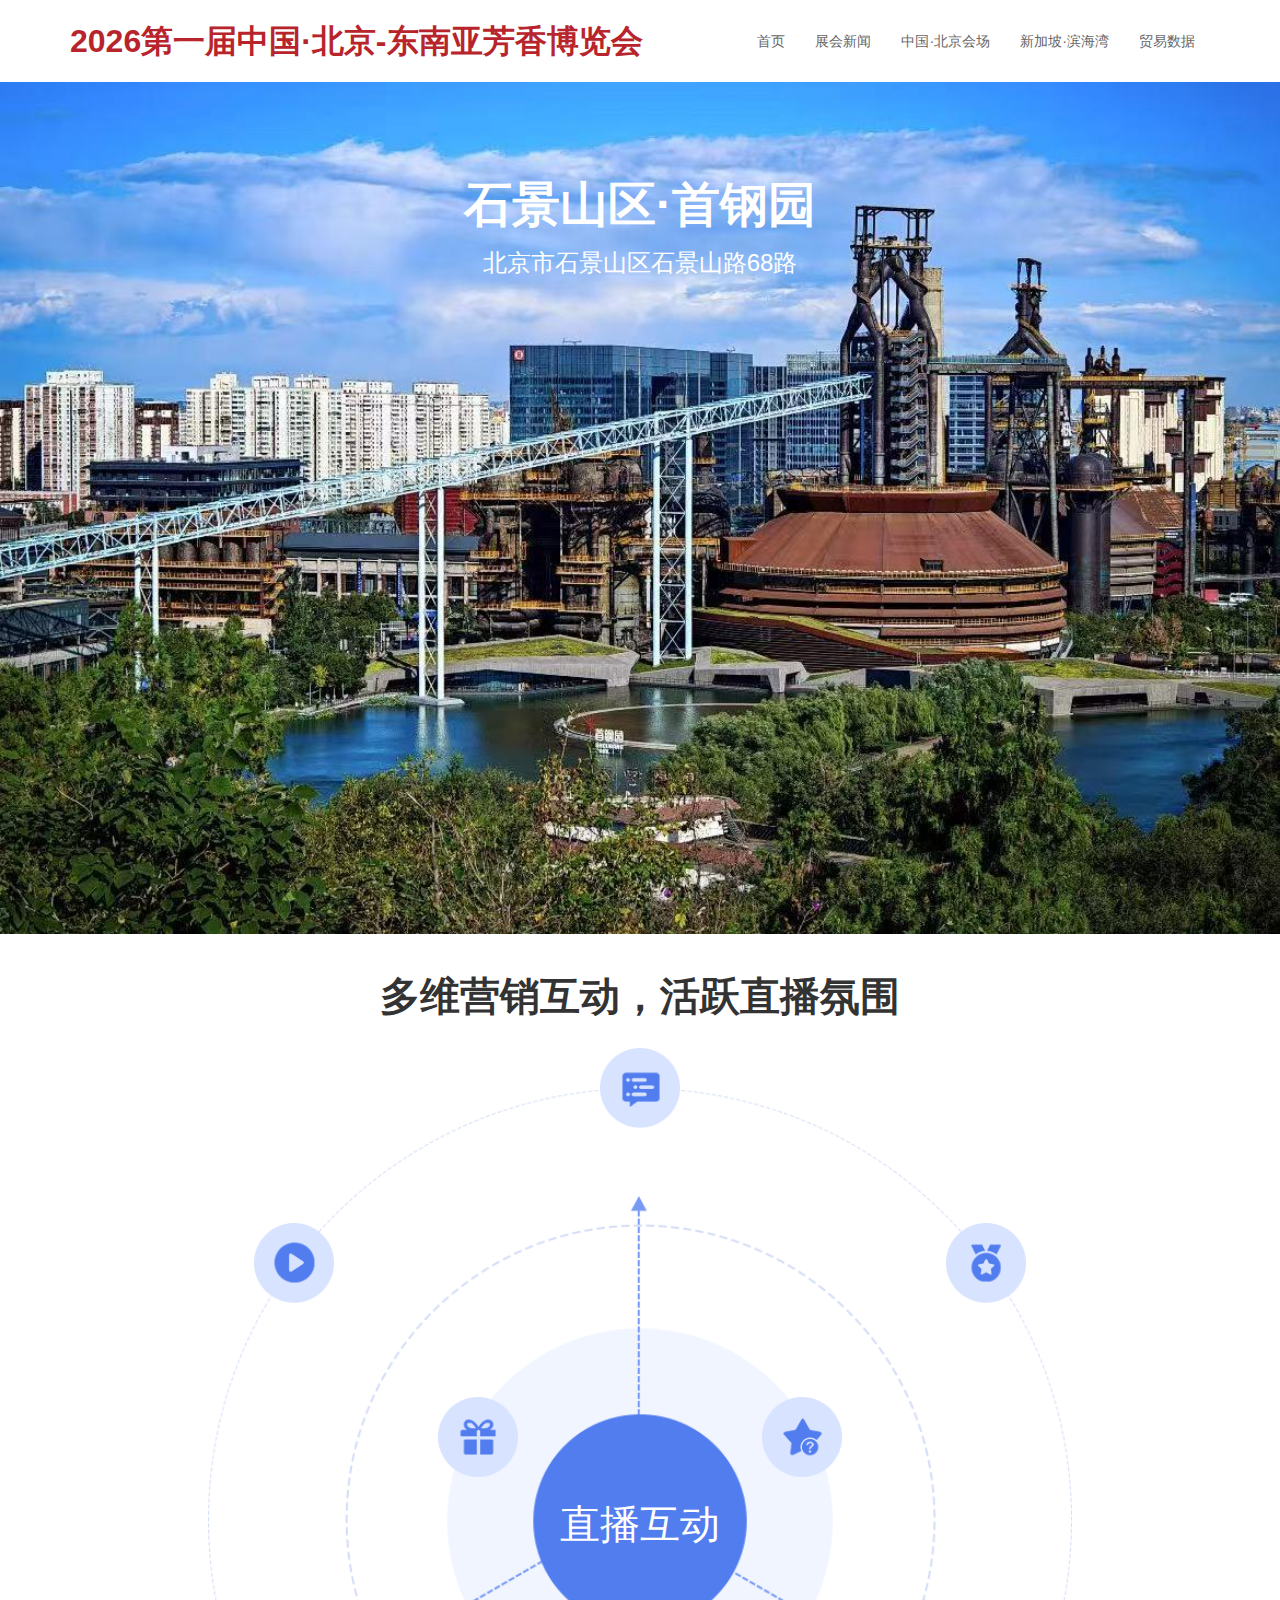
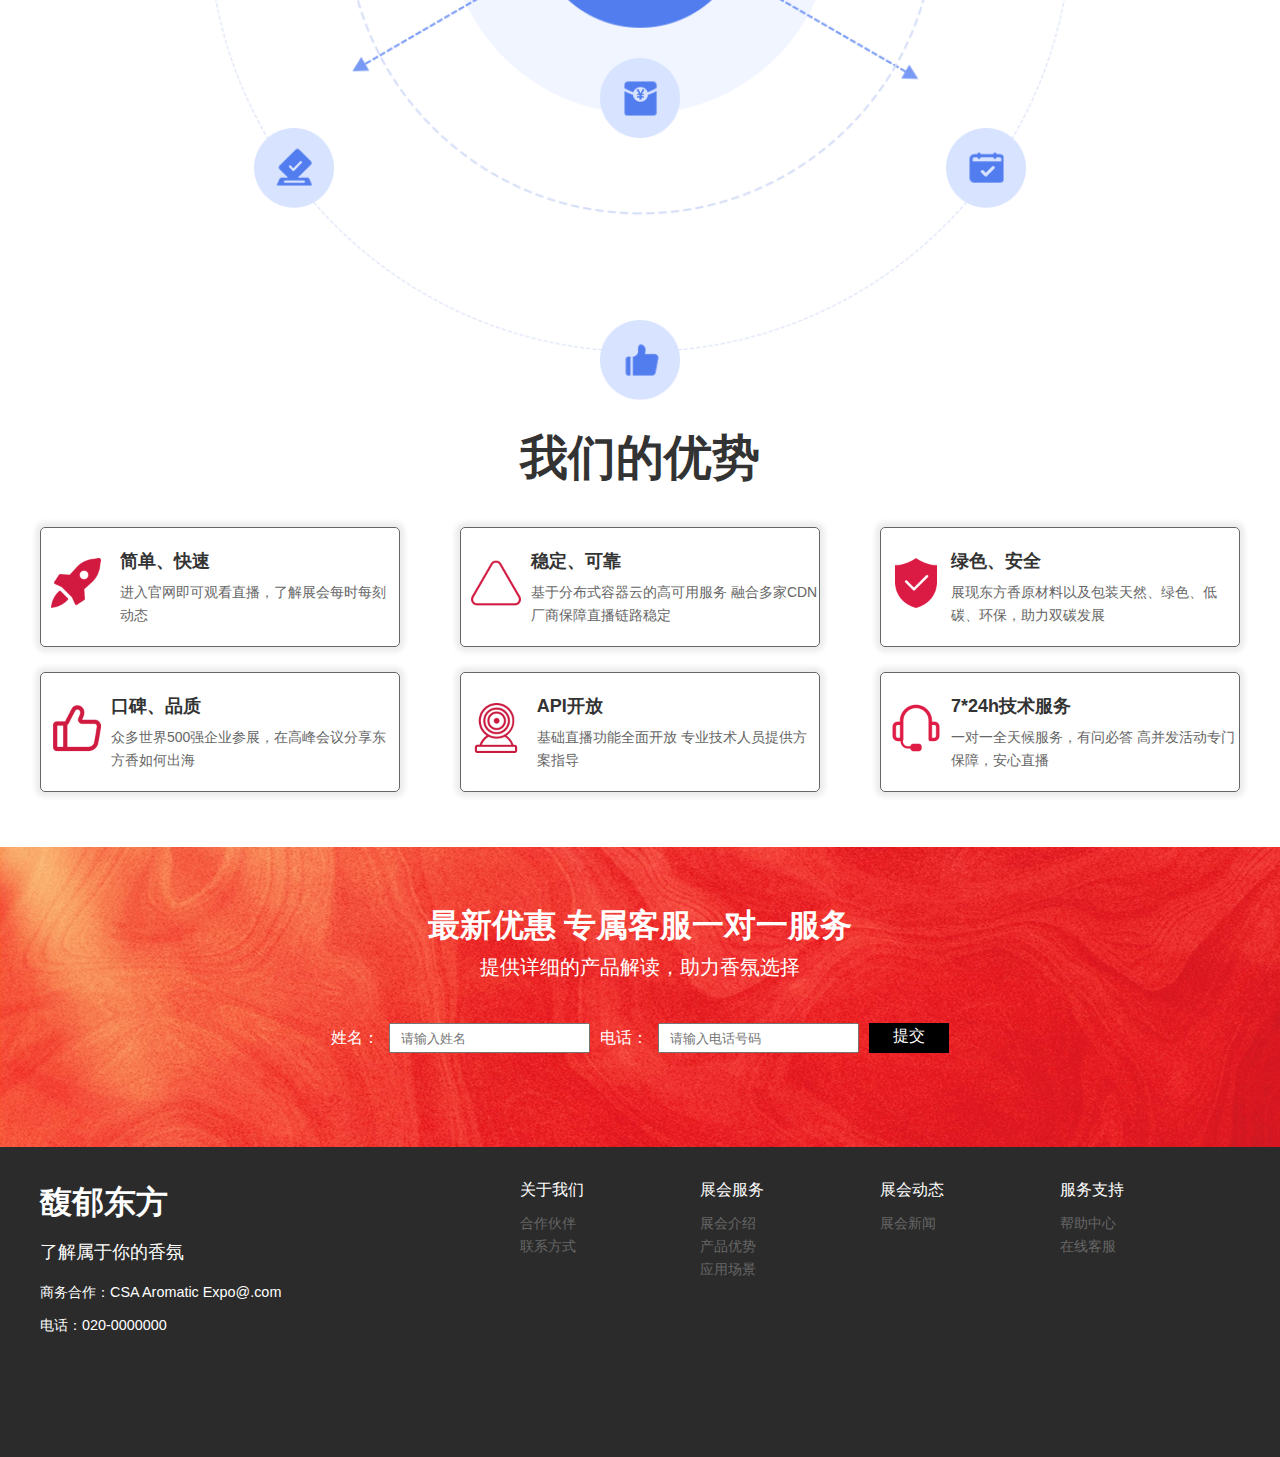
<file: html/china.html>
<!DOCTYPE html>
<html lang="en">
<head>
	<meta charset="UTF-8">
	<meta name="viewport" content="width=device-width, initial-scale=1.0">
	<title>北京石景山</title>
	<link rel="stylesheet" href="../css/common.css">
	<link rel="stylesheet" href="../css/china.css">
</head>
<body>
	<div class="container">
		<nav>
			<h1>2026第一届中国·北京-东南亚芳香博览会</h1>
			<ul>
				<li><a href="../index.html">首页</a></li>
				<li><a href="./new.html">展会新闻</a></li>
				<li><a href="./china.html">中国·北京会场</a></li>
				<li><a href="./Singapore.html">新加坡·滨海湾</a></li>
				<li><a href="./data.html">贸易数据</a></li>
			</ul>
		</nav>
		<div class="img">
			<div>
				<img src="../images/china/石景山区.jpg">
			</div>
			<div class="t">
				<h1>石景山区·首钢园</h1>
				<p>北京市石景山区石景山路68路</p>
			</div>
			
		</div>
		<div class="live">
			<h2>多维营销互动，活跃直播氛围</h2>
			<div class="pic">
				<img src="../images/china/背景.png" alt="">
				<p>直播互动</p>
				<img class="a" src="../images/china/抽奖.png">
				<img class="b" src="../images/china/有奖竞猜.png">
				<img class="c" src="../images/china/红包雨.png">
				<img class="d" src="../images/china/弹幕.png">
				<img class="e" src="../images/china/榜单.png">
				<img class="f" src="../images/china/签到.png">
				<img class="g" src="../images/china/赞.png">
				<img class="h" src="../images/china/投票.png">
				<img class="i" src="../images/china/观看奖励.png">
			</div>
		</div>
		<div class="our">
			<div class="title">
				<h2>我们的优势</h2>
			</div>
			<div class="list">
				<ul>
					<li>
						<div class="left">
							<img src="../images/china/加速.png">
						</div>
						<div class="right">
							<h3>简单、快速</h3>
							<p>进入官网即可观看直播，了解展会每时每刻动态</p>
						</div>
					</li>
					<li>
						<div class="left">
							<img src="../images/china/三角形.png">
						</div>
						<div class="right">
							<h3>稳定、可靠</h3>
							<p>基于分布式容器云的高可用服务 融合多家CDN厂商保障直播链路稳定</p>
						</div>
					</li>
					<li>
						<div class="left">
							<img src="../images/china/盾牌.png">
						</div>
						<div class="right">
							<h3>绿色、安全</h3>
							<p>展现东方香原材料以及包装天然、绿色、低碳、环保，助力双碳发展</p>
						</div>
					</li>
					<li>
						<div class="left">
							<img src="../images/china/点赞.png">
						</div>
						<div class="right">
							<h3>口碑、品质</h3>
							<p>众多世界500强企业参展，在高峰会议分享东方香如何出海</p>
						</div>
					</li>
					<li>
						<div class="left">
							<img src="../images/china/靶向.png">
						</div>
						<div class="right">
							<h3>API开放</h3>
							<p>基础直播功能全面开放 专业技术人员提供方案指导</p>
						</div>
					</li>
					<li>
						<div class="left">
							<img src="../images/china/耳机.png">
						</div>
						<div class="right">
							<h3>7*24h技术服务</h3>
							<p>一对一全天候服务，有问必答 高并发活动专门保障，安心直播</p>
						</div>
					</li>
				</ul>
			</div>
		</div>
		<div class="sub">
			<h2>最新优惠 专属客服一对一服务</h2>
			<p>提供详细的产品解读，助力香氛选择</p>
			<form class="submit">
				姓名：<input type="text" placeholder="请输入姓名">
				电话：<input type="text" placeholder="请输入电话号码">
				<submit>提交</submit>
			</form>
			
		</div>
		<div class="footer">
			<div class="top">
				<div class="left">
					<h4>馥郁东方</h4>
					<span>了解属于你的香氛</span>
					<p>商务合作：CSA Aromatic Expo@.com</p>
					<p>电话：020-0000000</p>
				</div>
				<div class="right">
					<ul>
						<li>
							<a href="#">关于我们</a>
							<p>合作伙伴</p>
							<p>联系方式</p>
						</li>
						<li>
							<a href="#">展会服务</a>
							<p>展会介绍</p>
							<p>产品优势</p>
							<p>应用场景</p>
						</li>
						<li>
							<a href="#">展会动态</a>
							<p>展会新闻</p>
						</li>
						<li>
							<a href="#">服务支持</a>
							<p>帮助中心</p>
							<p>在线客服</p>
						</li>
					</ul>
				</div>
			</div>
		</div>
	</div>

</body>
</html>
</file>
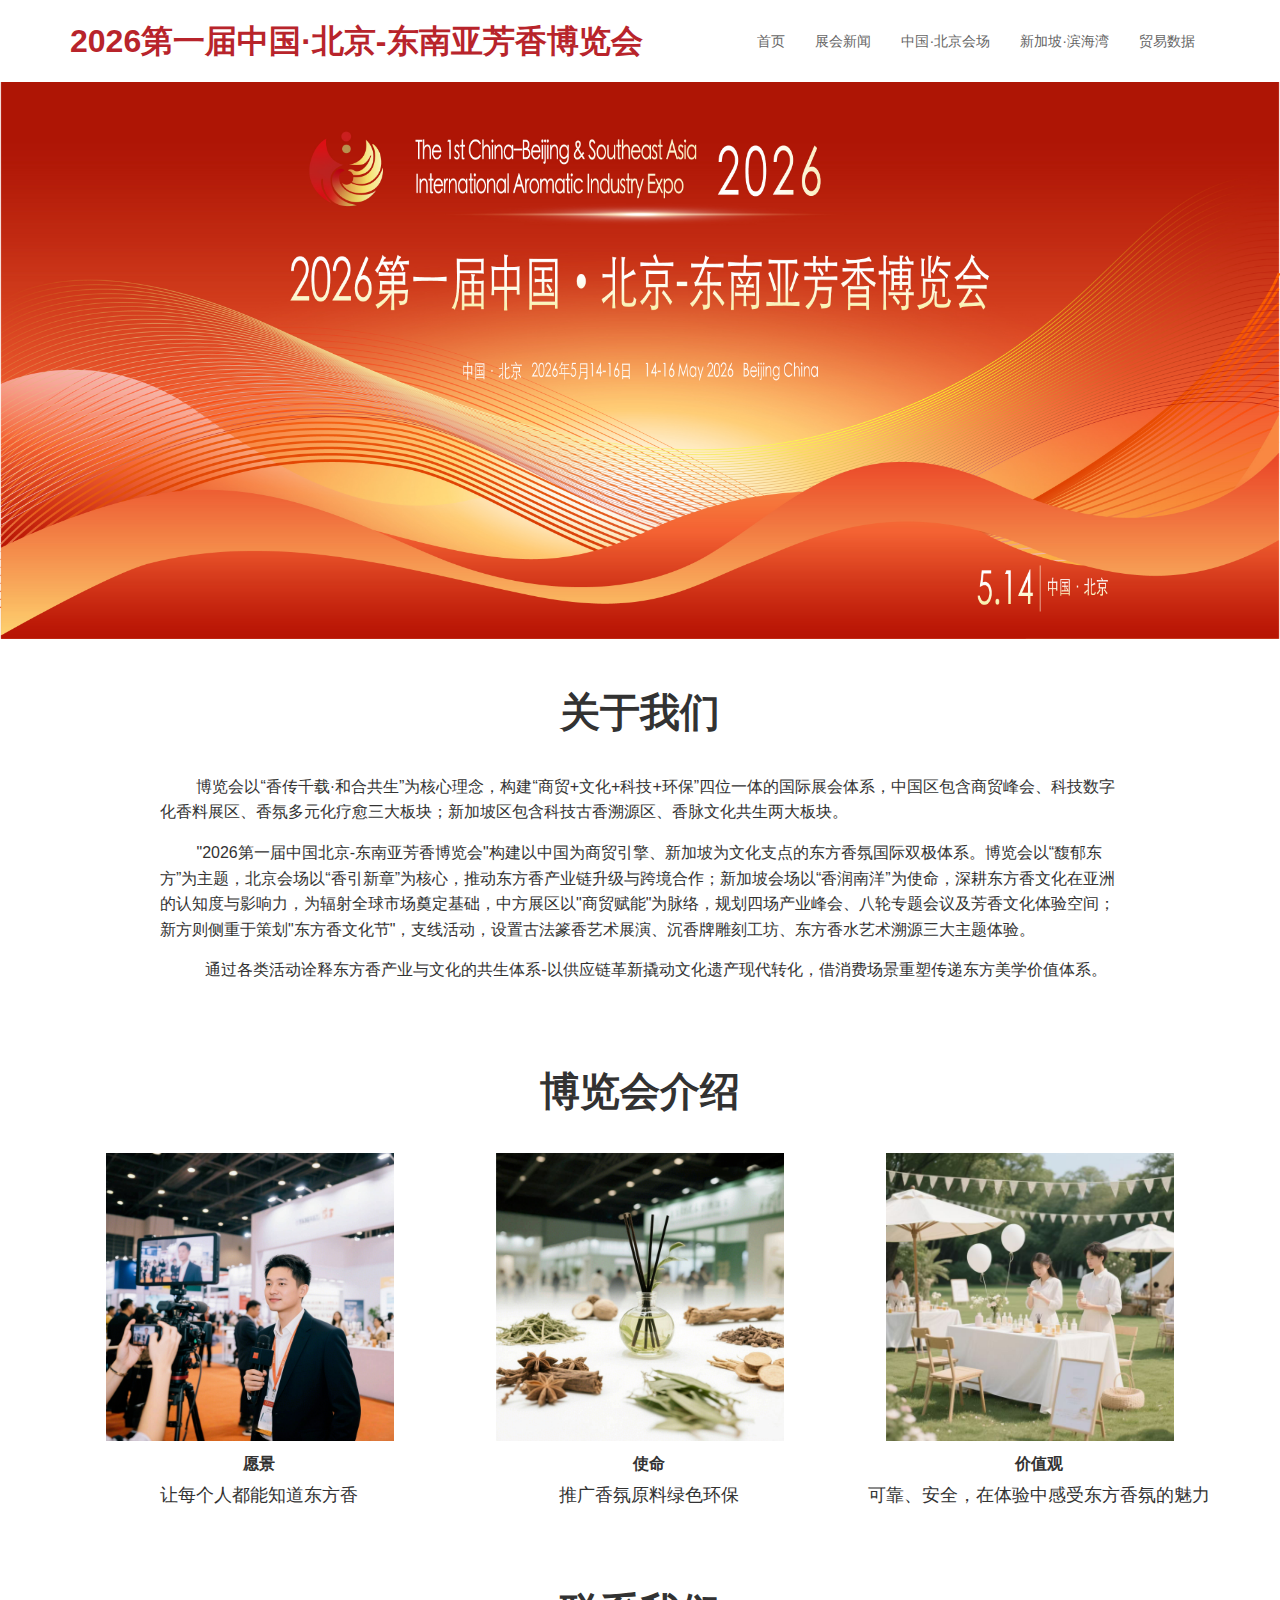
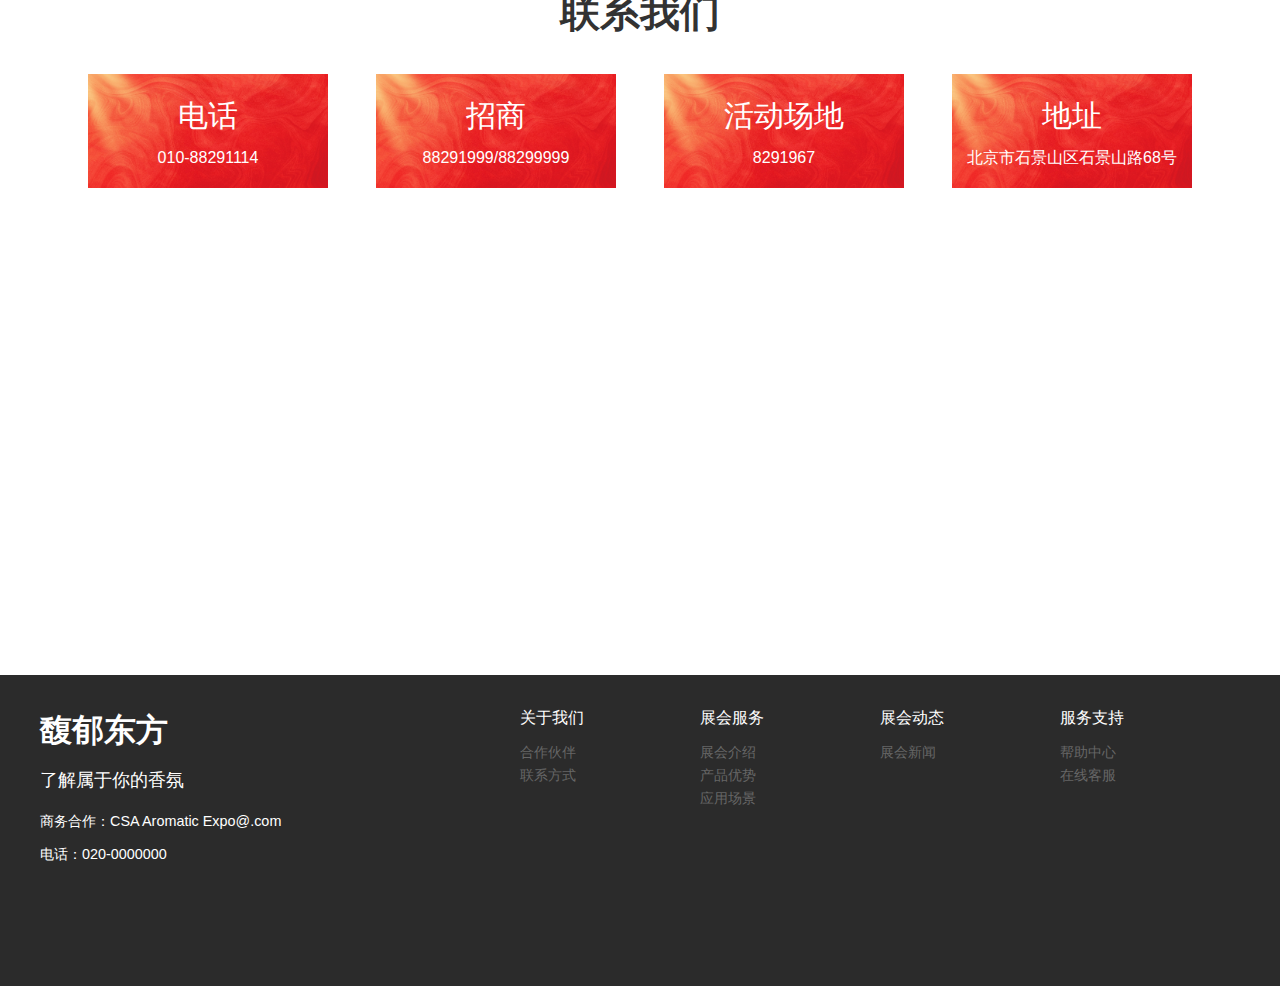
<file: html/data.html>
<!DOCTYPE html>
<html lang="en">
<head>
	<meta charset="UTF-8">
	<meta name="viewport" content="width=device-width, initial-scale=1.0">
	<title>贸易数据</title>
	<link rel="stylesheet" href="../css/common.css">
	<link rel="stylesheet" href="../css/data.css">
</head>
<body>
	<div class="container">
		<nav>
			<h1>2026第一届中国·北京-东南亚芳香博览会</h1>
			<ul>
				<li><a href="../index.html">首页</a></li>
				<li><a href="./new.html">展会新闻</a></li>
				<li><a href="./china.html">中国·北京会场</a></li>
				<li><a href="./Singapore.html">新加坡·滨海湾</a></li>
				<li><a href="./data.html">贸易数据</a></li>
			</ul>
		</nav>
		<div class="img">
			<img src="../images/home/2026第一届中国·北京-东南亚芳香博览会.jpg" alt="2026第一届中国·北京-东南亚芳香博览会">
		</div>
		<div class="about">
			<h2>关于我们</h2>
			<p> 博览会以“香传千载·和合共生”为核心理念，构建“商贸+文化+科技+环保”四位一体的国际展会体系，中国区包含商贸峰会、科技数字化香料展区、香氛多元化疗愈三大板块；新加坡区包含科技古香溯源区、香脉文化共生两大板块。</p>
			<p>  "2026第一届中国北京-东南亚芳香博览会"构建以中国为商贸引擎、新加坡为文化支点的东方香氛国际双极体系。博览会以“馥郁东方”为主题，北京会场以“香引新章”为核心，推动东方香产业链升级与跨境合作；新加坡会场以“香润南洋”为使命，深耕东方香文化在亚洲的认知度与影响力，为辐射全球市场奠定基础，中方展区以"商贸赋能"为脉络，规划四场产业峰会、八轮专题会议及芳香文化体验空间；新方则侧重于策划"东方香文化节"，支线活动，设置古法篆香艺术展演、沉香牌雕刻工坊、东方香水艺术溯源三大主题体验。</p>
			<p>通过各类活动诠释东方香产业与文化的共生体系-以供应链革新撬动文化遗产现代转化，借消费场景重塑传递东方美学价值体系。</p>
		</div>
		<div class="exbition">
			<h2>博览会介绍</h2>
			<ul>
				<li>
					<img src="../images/data/01.jpg">
					<h6>愿景</h6>
					<p>让每个人都能知道东方香</p>
				</li>
				<li>
					<img src="../images/data/03.jpg">
					<h6>使命</h6>
					<p>推广香氛原料绿色环保</p>
				</li>
				<li>
					<img src="../images/data/02.jpg">
					<h6>价值观</h6>
					<p>可靠、安全，在体验中感受东方香氛的魅力</p>
				</li>
			</ul>
		</div>
		<div class="contact">
			<h2>联系我们</h2>
			<div class="list">
				<ul>
					<li>
						<img src="../images/china/背景图.jpg">
						<div>
							<p>电话</p>
							<p>010-88291114</p>
						</div>
						
					</li>
					<li>
						<img src="../images/china/背景图.jpg">
						<div>
							<p>招商</p>
							<p>88291999/88299999</p>
						</div>
						
					</li>
					<li>
						<img src="../images/china/背景图.jpg">
						<div>
							<p>活动场地</p>
							<p>8291967</p>
						</div>
						
					</li>
					<li>
						<img src="../images/china/背景图.jpg">
						<div>
							<p>地址</p>
							<p>北京市石景山区石景山路68号</p>
						</div>
						
					</li>
				</ul>
			</div>
			<div class="map">
				<iframe 
					src="https://map.baidu.com/?newmap=1&lat=39.915&lng=116.404&zoom=15" 
					width="100%" 
					height="400px" 
					frameborder="0">
				</iframe>
			</div>
		</div>
		<div class="footer">
			<div class="top">
				<div class="left">
					<h4>馥郁东方</h4>
					<span>了解属于你的香氛</span>
					<p>商务合作：CSA Aromatic Expo@.com</p>
					<p>电话：020-0000000</p>
				</div>
				<div class="right">
					<ul>
						<li>
							<a href="#">关于我们</a>
							<p>合作伙伴</p>
							<p>联系方式</p>
						</li>
						<li>
							<a href="#">展会服务</a>
							<p>展会介绍</p>
							<p>产品优势</p>
							<p>应用场景</p>
						</li>
						<li>
							<a href="#">展会动态</a>
							<p>展会新闻</p>
						</li>
						<li>
							<a href="#">服务支持</a>
							<p>帮助中心</p>
							<p>在线客服</p>
						</li>
					</ul>
				</div>
			</div>
		</div>
	</div>
</body>
</html>
</file>
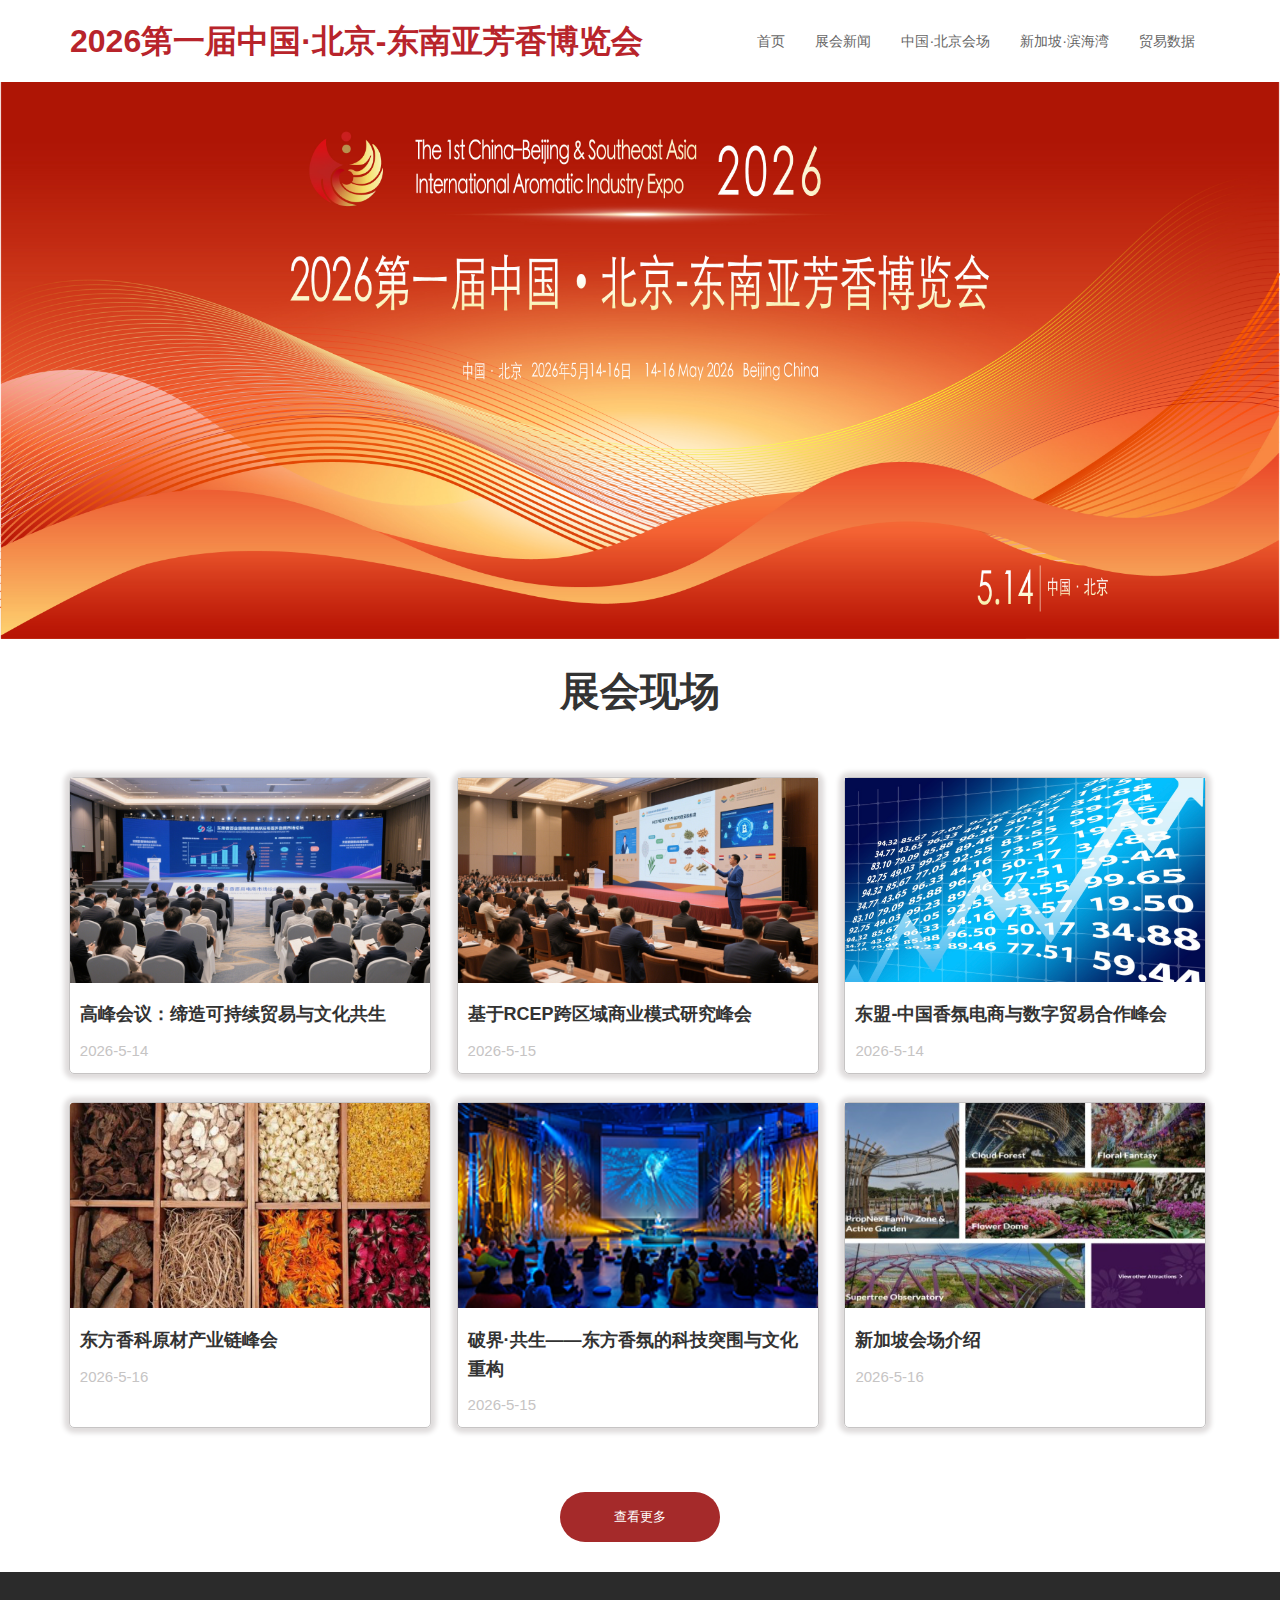
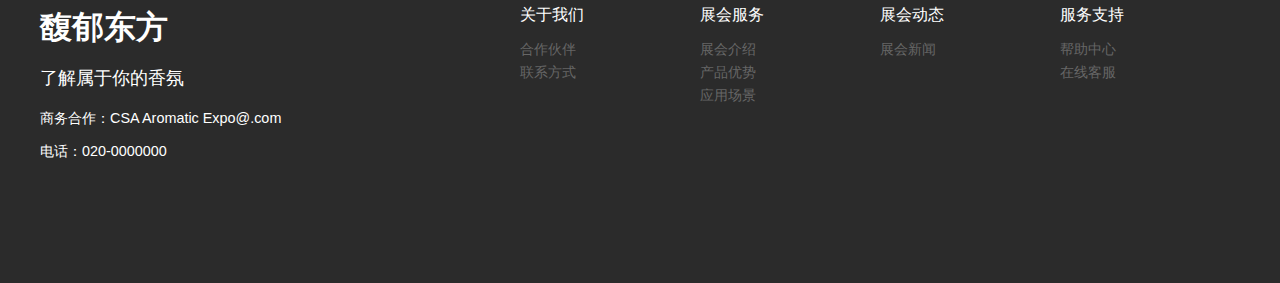
<file: html/new.html>
<!DOCTYPE html>
<html lang="en">
<head>
	<meta charset="UTF-8">
	<meta name="viewport" content="width=device-width, initial-scale=1.0">
	<title>综合新闻</title>
	<link rel="stylesheet" href="../css/common.css">
	<link rel="stylesheet" href="../css/new.css">
</head>
<body>
	<div class="container">
		<nav>
			<h1>2026第一届中国·北京-东南亚芳香博览会</h1>
			<ul>
				<li><a href="../index.html">首页</a></li>
				<li><a href="./new.html">展会新闻</a></li>
				<li><a href="./china.html">中国·北京会场</a></li>
				<li><a href="./Singapore.html">新加坡·滨海湾</a></li>
				<li><a href="./data.html">贸易数据</a></li>
			</ul>
		</nav>
		<div class="img">
			<img src="../images/home/2026第一届中国·北京-东南亚芳香博览会.jpg" alt="2026第一届中国·北京-东南亚芳香博览会">
		</div>
		<div class="now">
			<h2>展会现场</h2>
			<ul>
				<li>
					<a href="./article/01.html">
						<img src="../images/new/01.JPG" alt="">
						<h6>高峰会议：缔造可持续贸易与文化共生</h6>
						<p>2026-5-14</p>
					</a>
				</li>
				<li>
					<a href="./article/02.html">
						<img src="../images/new/02.JPG" alt="">
						<h6>基于RCEP跨区域商业模式研究峰会</h6>
						<p>2026-5-15</p>
					</a>
				</li>
				<li>
					<a href="./article/03.html">
						<img src="../images/new/03.png" alt="">
						<h6>东盟-中国香氛电商与数字贸易合作峰会</h6>
						<p>2026-5-14</p>
					</a>
					
				</li>
				<li>
					<a href="./article/04.html">
						<img src="../images/new/04.png" alt="">
						<h6>东方香科原材产业链峰会</h6>
						<p>2026-5-16</p>
					</a>
					
				</li>
				<li>
					<a href="./article/05.html">
						<img src="../images/new/05.png" alt="">
						<h6>破界·共生——东方香氛的科技突围与文化重构</h6>
						<p>2026-5-15</p>
					</a>
					
				</li>
				<li>
					<a href="./article/06.html">
						<img src="../images/new/06.png" alt="">
						<h6>新加坡会场介绍</h6>
						<p>2026-5-16</p>
					</a>
				</li>
			</ul>
			<button>查看更多</button>
		</div>
		<div class="footer">
			<div class="top">
				<div class="left">
					<h4>馥郁东方</h4>
					<span>了解属于你的香氛</span>
					<p>商务合作：CSA Aromatic Expo@.com</p>
					<p>电话：020-0000000</p>
				</div>
				<div class="right">
					<ul>
						<li>
							<a href="#">关于我们</a>
							<p>合作伙伴</p>
							<p>联系方式</p>
						</li>
						<li>
							<a href="#">展会服务</a>
							<p>展会介绍</p>
							<p>产品优势</p>
							<p>应用场景</p>
						</li>
						<li>
							<a href="#">展会动态</a>
							<p>展会新闻</p>
						</li>
						<li>
							<a href="#">服务支持</a>
							<p>帮助中心</p>
							<p>在线客服</p>
						</li>
					</ul>
				</div>
			</div>
		</div>
	</div>
</body>
</html>
</file>
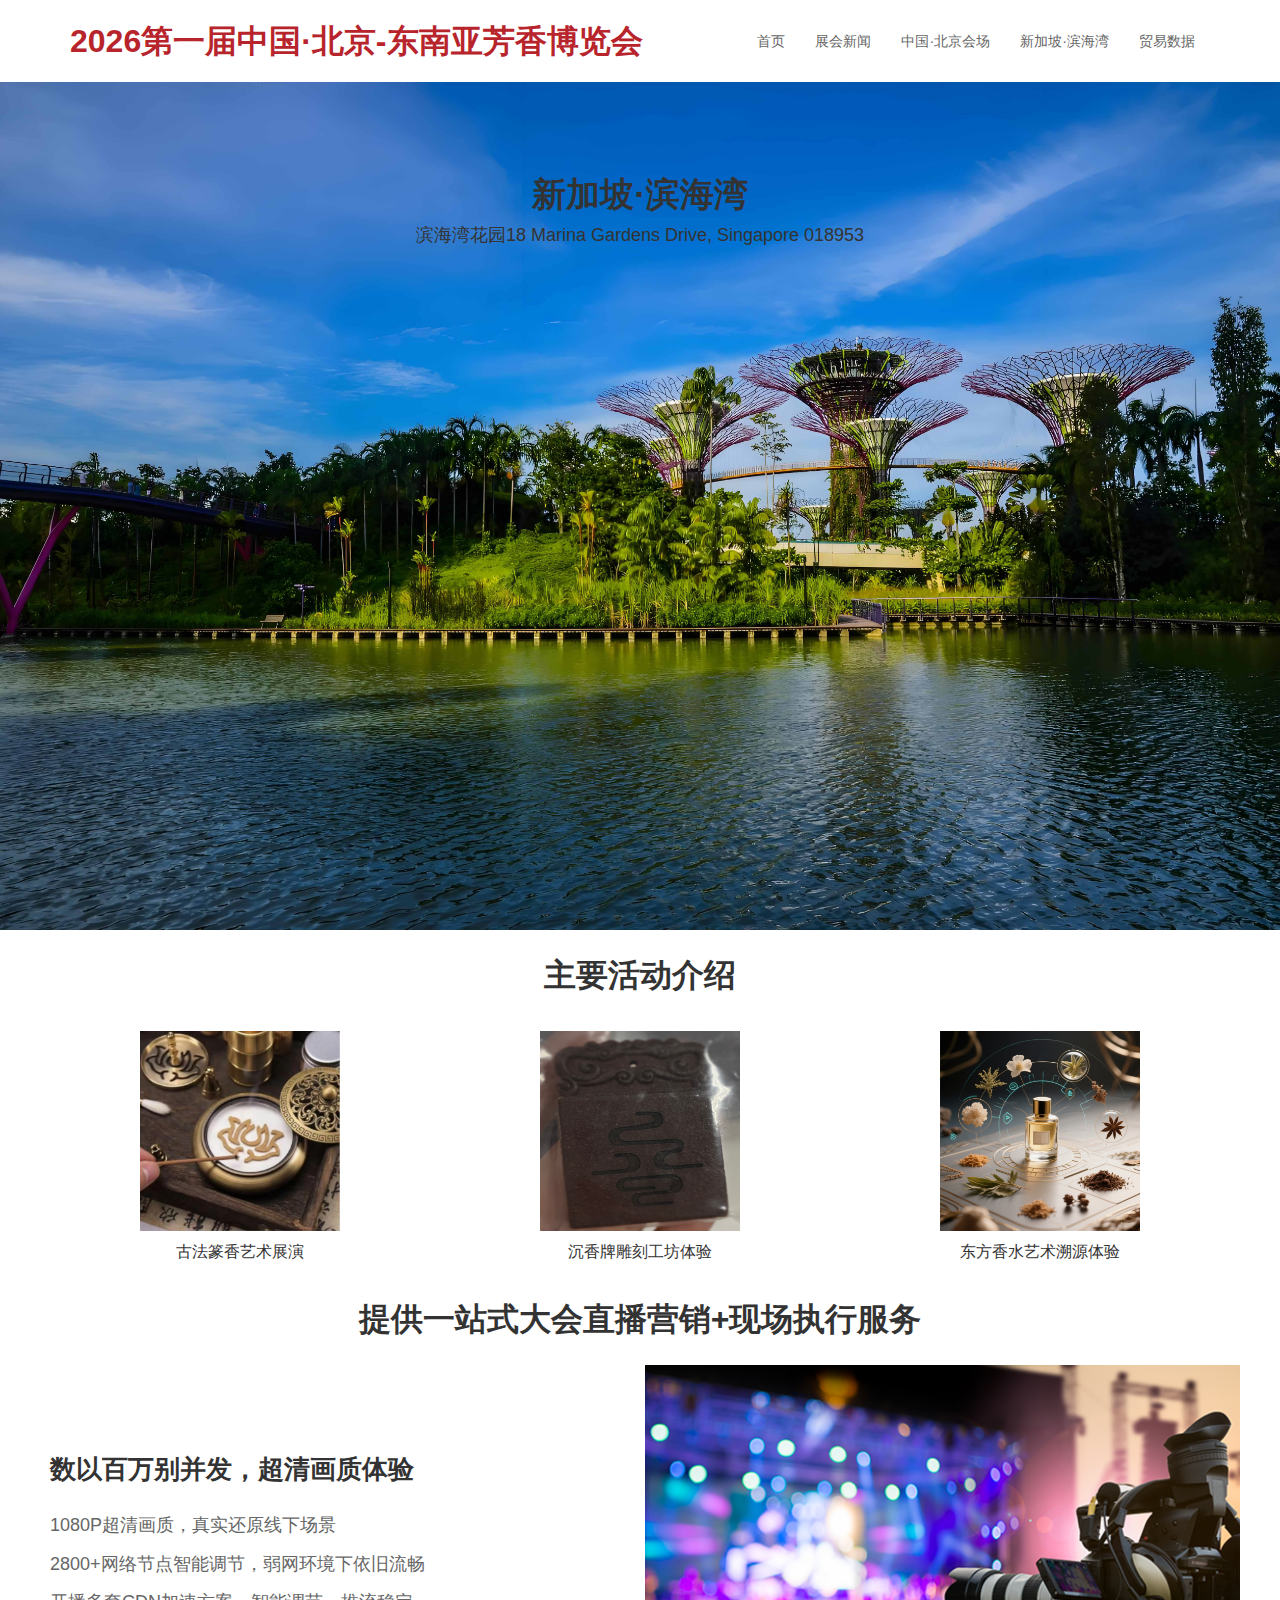
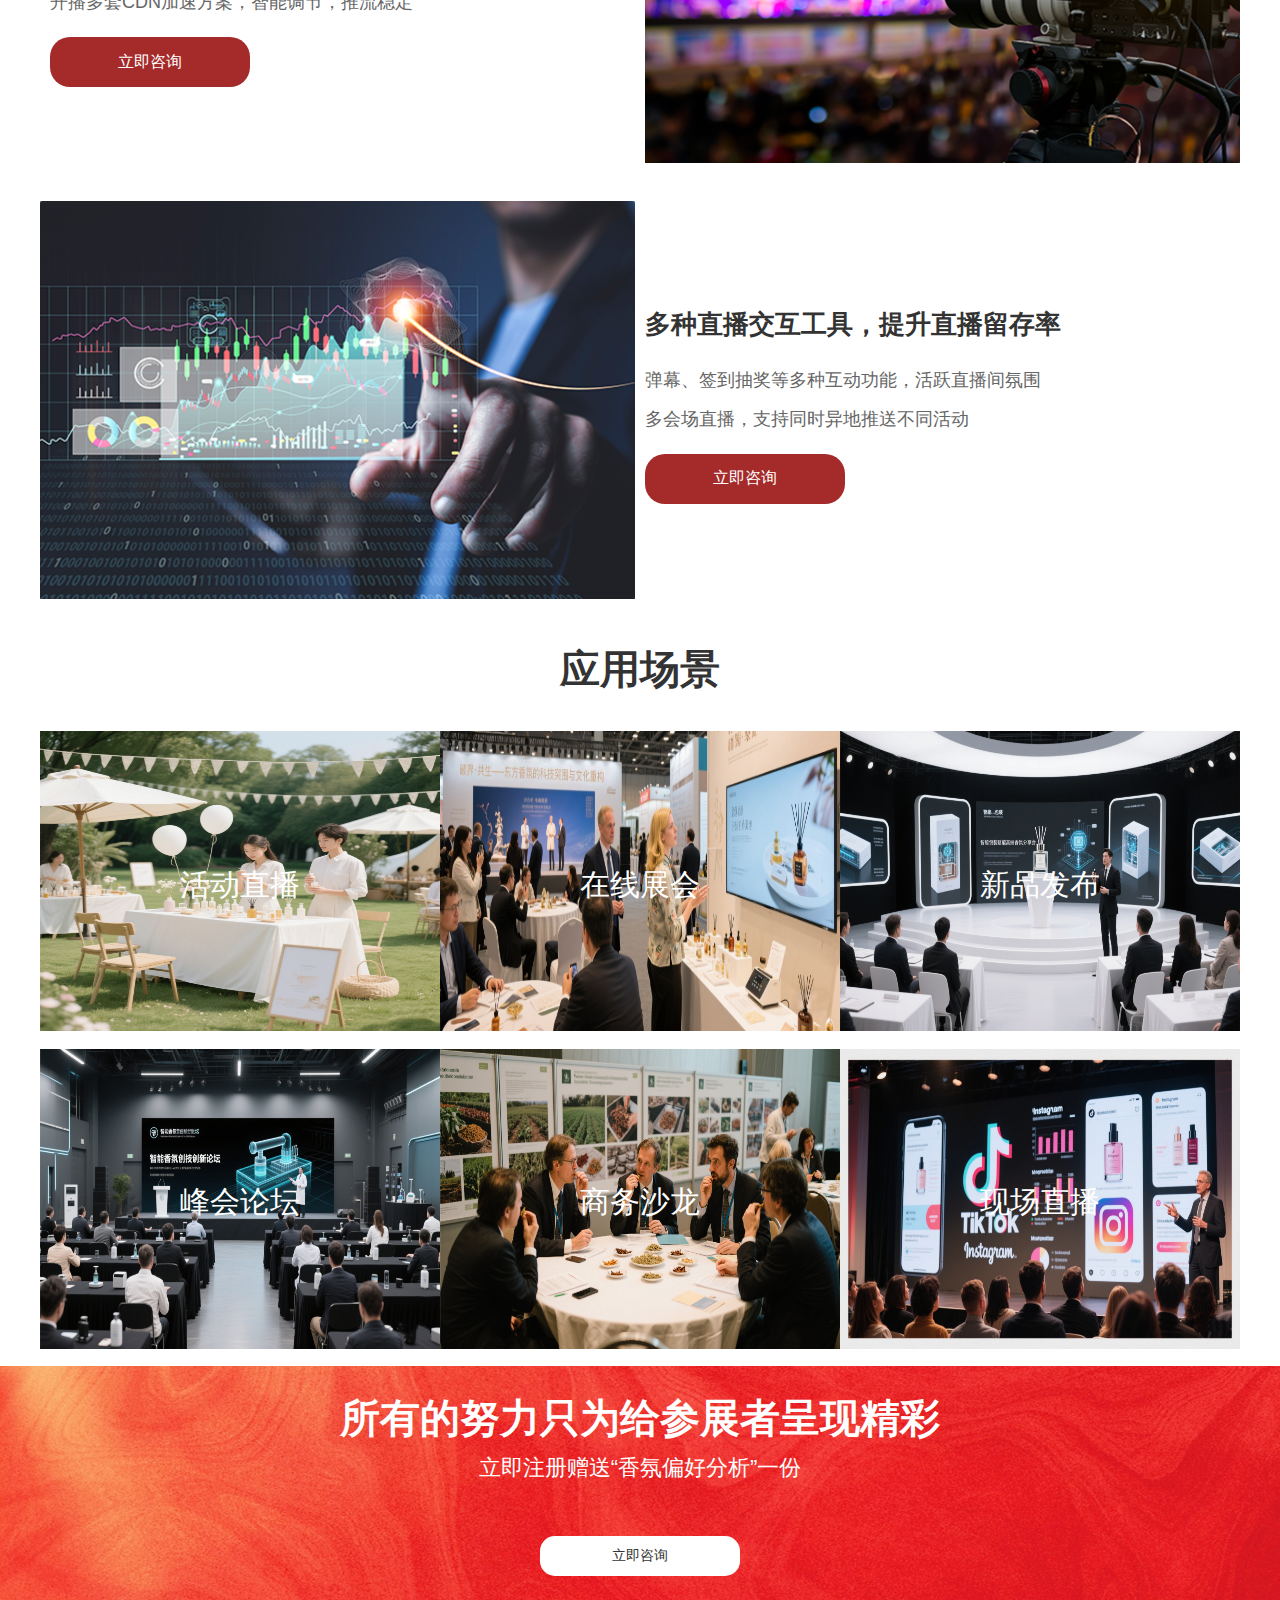
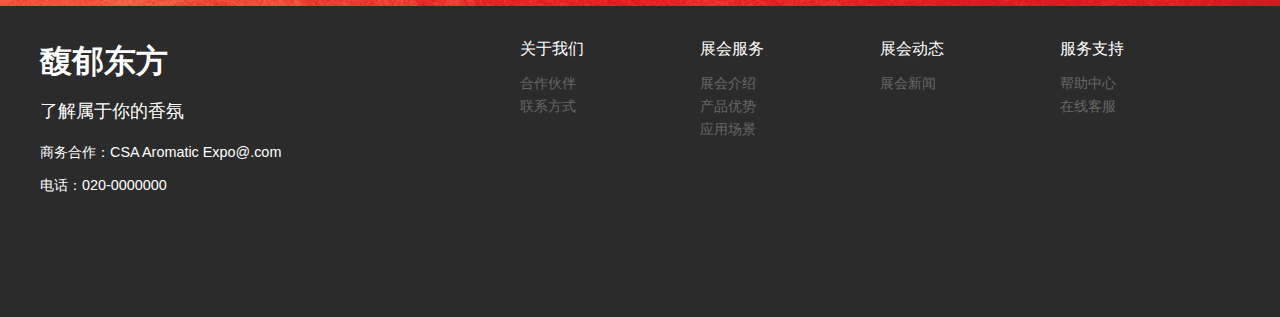
<file: html/Singapore.html>
<!DOCTYPE html>
<html lang="en">
<head>
	<meta charset="UTF-8">
	<meta name="viewport" content="width=device-width, initial-scale=1.0">
	<title>新加坡滨海湾</title>
	<link rel="stylesheet" href="../css/common.css">
	<link rel="stylesheet" href="../css/singapore.css">
</head>
<body>
	<div class="container">
		<nav>
			<h1>2026第一届中国·北京-东南亚芳香博览会</h1>
			<ul>
				<li><a href="../index.html">首页</a></li>
				<li><a href="./new.html">展会新闻</a></li>
				<li><a href="./china.html">中国·北京会场</a></li>
				<li><a href="./Singapore.html">新加坡·滨海湾</a></li>
				<li><a href="./data.html">贸易数据</a></li>
			</ul>
		</nav>
		<div class="img">
			<div>
				<img src="../images/singapore/Unknown.jpg" alt="">
			</div>
			<div class="t">
				<h1>新加坡·滨海湾</h1>
				<p>滨海湾花园18 Marina Gardens Drive, Singapore 018953</p>
			</div>
		</div>
		<div class="introduce">
			<h2>主要活动介绍</h2>
			<ul>
				<li>
					<img src="../images/singapore/introduction01.jpg">
					<p>古法篆香艺术展演</p>
				</li>
				<li>
					<img src="../images/singapore/introduction02.jpg">
					<p>沉香牌雕刻工坊体验</p>
				</li>
				<li>
					<img src="../images/singapore/introduction03.png">
					<p>东方香水艺术溯源体验</p>
				</li>
			</ul>
		</div>
		<div class="service">
			<h2>提供一站式大会直播营销+现场执行服务</h2>
			<div class="one">
				<div class="left">
					<h3>数以百万别并发，超清画质体验</h3>
					<p>1080P超清画质，真实还原线下场景</p>
					<p>2800+网络节点智能调节，弱网环境下依旧流畅</p>
					<p>开播多套CDN加速方案，智能调节，推流稳定</p>
					<button><a href="../index.html">立即咨询</a></button>
				</div>
				<div class="right">
					<img src="../images/singapore/service01.png">
				</div>
			</div>
			<div class="two">
				<div class="left">
					<img src="../images/singapore/service02.png">
				</div>
				<div class="right">
					<h3>多种直播交互工具，提升直播留存率</h3>
					<p>弹幕、签到抽奖等多种互动功能，活跃直播间氛围</p>
					<p>多会场直播，支持同时异地推送不同活动</p>
					<button><a href="../index.html">立即咨询</a></button>
				</div>
			</div>
		</div>
		<div class="apply">
			<h2>应用场景</h2>
			<div class="pic">
				<ul>
					<li><img src="../images/singapore/apply01.jpg"><p>活动直播</p></li>
					<li><img src="../images/singapore/apply02.JPG"><p>在线展会</p></li>
					<li><img src="../images/singapore/apply03.JPG"><p>新品发布</p></li>
					<li><img src="../images/singapore/apply04.JPG"><p>峰会论坛</p></li>
					<li><img src="../images/singapore/apply05.JPG"><p>商务沙龙</p></li>
					<li><img src="../images/singapore/apply06.JPG"><p>现场直播</p></li>
				</ul>
			</div>
			
		</div>
		<div class="consulation">
			<h2>所有的努力只为给参展者呈现精彩</h2>
			<p>立即注册赠送“香氛偏好分析”一份</p>
			<button><a href="../index.html">立即咨询</a></button>
		</div>
		<div class="footer">
			<div class="top">
				<div class="left">
					<h4>馥郁东方</h4>
					<span>了解属于你的香氛</span>
					<p>商务合作：CSA Aromatic Expo@.com</p>
					<p>电话：020-0000000</p>
				</div>
				<div class="right">
					<ul>
						<li>
							<a href="#">关于我们</a>
							<p>合作伙伴</p>
							<p>联系方式</p>
						</li>
						<li>
							<a href="#">展会服务</a>
							<p>展会介绍</p>
							<p>产品优势</p>
							<p>应用场景</p>
						</li>
						<li>
							<a href="#">展会动态</a>
							<p>展会新闻</p>
						</li>
						<li>
							<a href="#">服务支持</a>
							<p>帮助中心</p>
							<p>在线客服</p>
						</li>
					</ul>
				</div>
			</div>
		</div>
	</div>
</body>
</html>
</file>
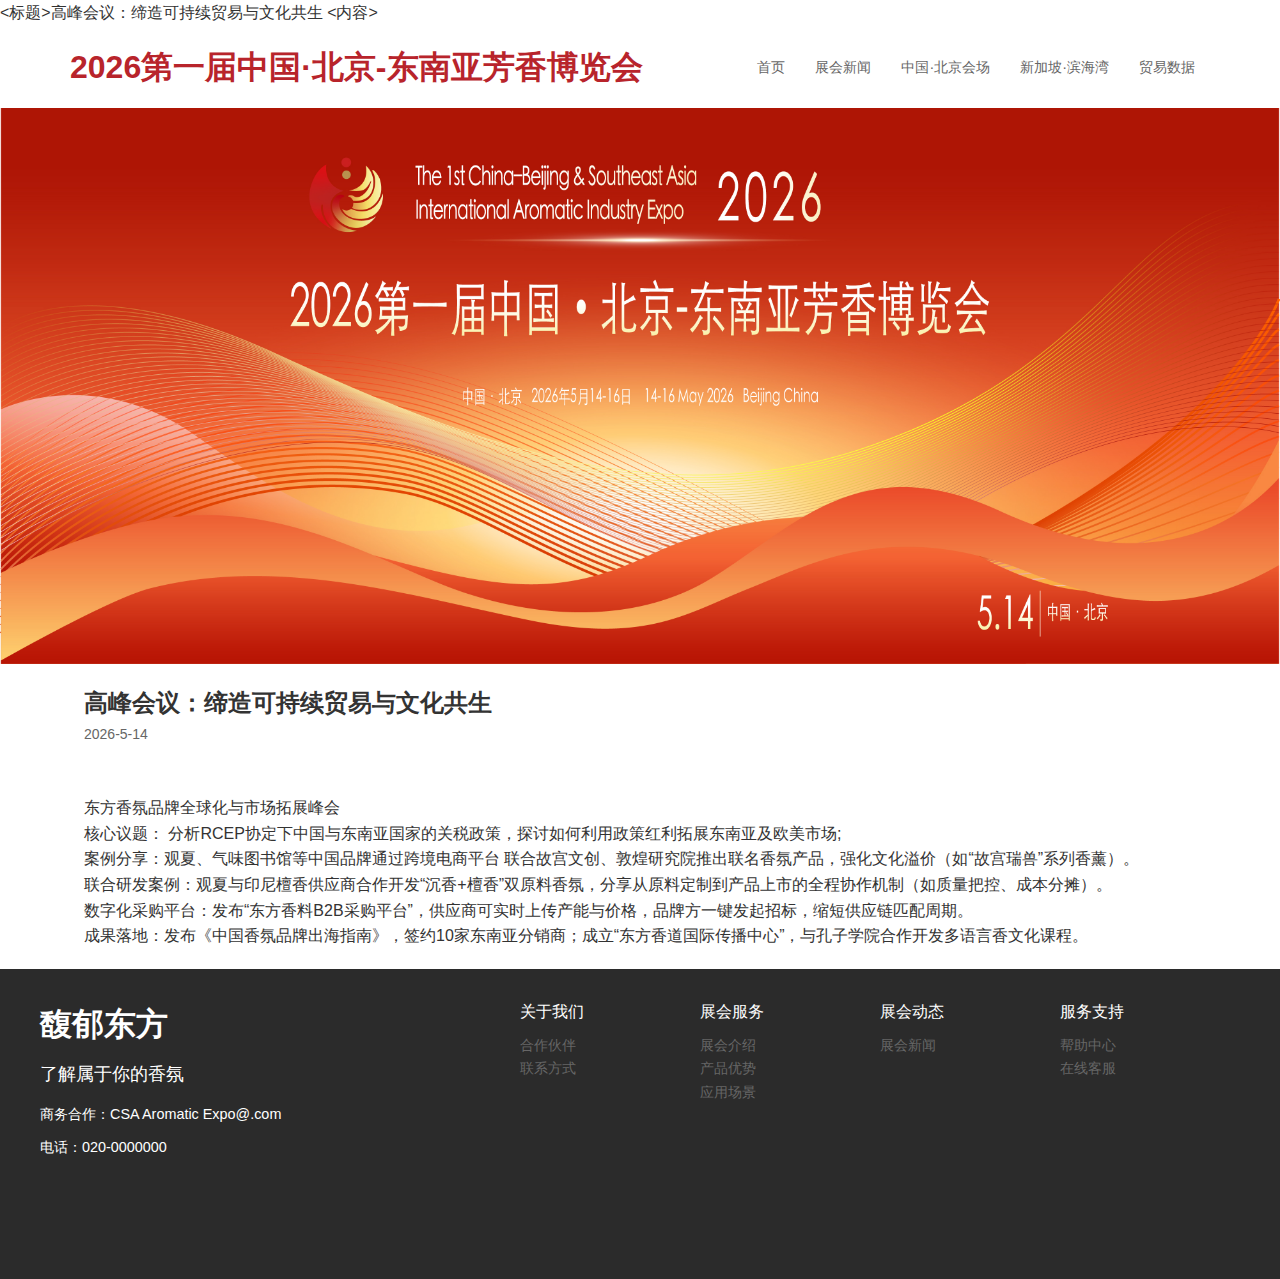
<file: html/article/01.html>
<!DOCTYPE html>
<html lang="en">
<head>
	<meta charset="UTF-8">
	<meta 名字="viewport" content="width=device-width, initial-scale=1.0">
	<标题>高峰会议：缔造可持续贸易与文化共生</标题>
	<link rel="stylesheet" href="../../css/common.css">
</head>
<内容>
	<div class="container">
		<nav>
			<h1>2026第一届中国·北京-东南亚芳香博览会</h1>
			<ul>
				<li><a href="../../index.html">首页</a></li>
				<li><a href="../new.html">展会新闻</a></li>
				<li><a href="../china.html">中国·北京会场</a></li>
				<li><a href="../Singapore.html">新加坡·滨海湾</a></li>
				<li><a href="../data.html">贸易数据</a></li>
			</ul>
		</nav>
		<div class="img">
			<img src="../../images/home/2026第一届中国·北京-东南亚芳香博览会.jpg" alt="2026第一届中国·北京-东南亚芳香博览会">
		</div>
		<div 
		class="content" 
		style="width: 90%; max-width: 1200px; margin: auto; padding: 20px; box-sizing: border-box;">
			<h2>高峰会议：缔造可持续贸易与文化共生</h2>
			<p style="margin-bottom: 50px; font-size: 14px; color: #666;">2026-5-14</p>
			<p>东方香氛品牌全球化与市场拓展峰会</p>
			<p>核心议题： 分析RCEP协定下中国与东南亚国家的关税政策，探讨如何利用政策红利拓展东南亚及欧美市场;</p>
			<p>
				案例分享：观夏、气味图书馆等中国品牌通过跨境电商平台
				联合故宫文创、敦煌研究院推出联名香氛产品，强化文化溢价（如“故宫瑞兽”系列香薰）。
			</p>
			<p>联合研发案例：观夏与印尼檀香供应商合作开发“沉香+檀香”双原料香氛，分享从原料定制到产品上市的全程协作机制（如质量把控、成本分摊）。</p>
			<p>数字化采购平台：发布“东方香料B2B采购平台”，供应商可实时上传产能与价格，品牌方一键发起招标，缩短供应链匹配周期。</p>
			<p>成果落地：发布《中国香氛品牌出海指南》，签约10家东南亚分销商；成立“东方香道国际传播中心”，与孔子学院合作开发多语言香文化课程。</p>
		</div>
		
		<div class="footer">
			<div class="top">
				<div class="left">
					<h4>馥郁东方</h4>
					<span>了解属于你的香氛</span>
					<p>商务合作：CSA Aromatic Expo@.com</p>
					<p>电话：020-0000000</p>
				</div>
				<div class="right">
					<ul>
						<li>
							<a href="#">关于我们</a>
							<p>合作伙伴</p>
							<p>联系方式</p>
						</li>
						<li>
							<a href="#">展会服务</a>
							<p>展会介绍</p>
							<p>产品优势</p>
							<p>应用场景</p>
						</li>
						<li>
							<a href="#">展会动态</a>
							<p>展会新闻</p>
						</li>
						<li>
							<a href="#">服务支持</a>
							<p>帮助中心</p>
							<p>在线客服</p>
						</li>
					</ul>
				</div>
			</div>
		</div>
	</div>
</内容>
</html>
</file>
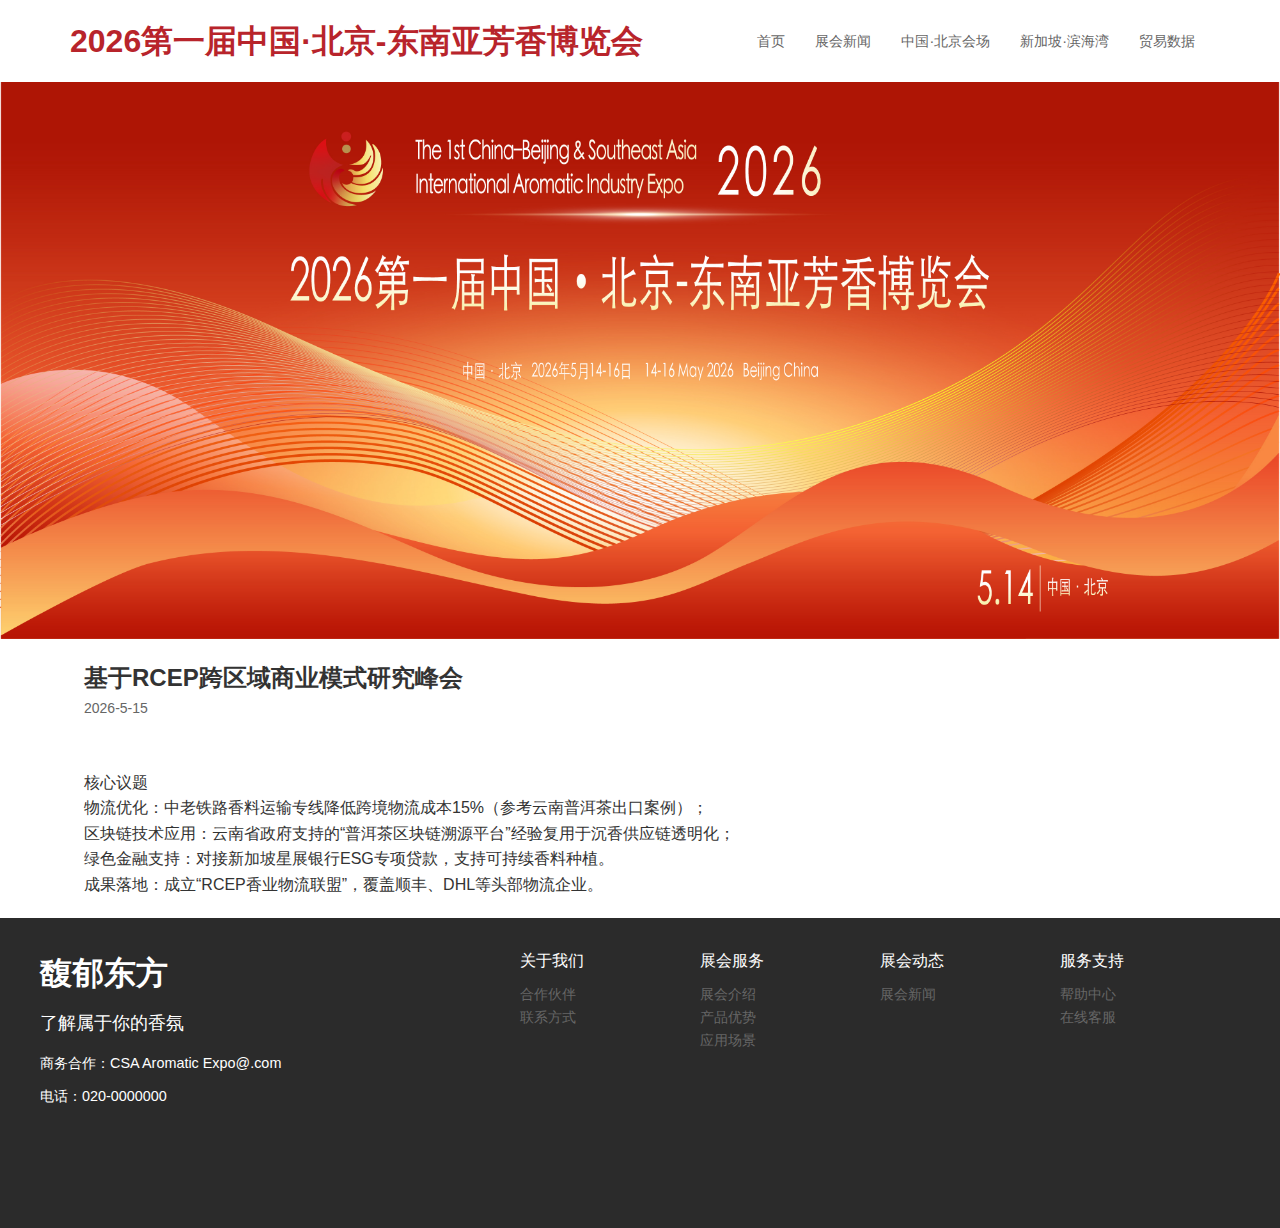
<file: html/article/02.html>
<!DOCTYPE html>
<html lang="en">
<head>
	<meta charset="UTF-8">
	<meta 名字="viewport" content="width=device-width, initial-scale=1.0">
	<link rel="stylesheet" href="../../css/common.css">
</head>
	<div class="conteiner">
		<nav>
			<h1>2026第一届中国·北京-东南亚芳香博览会</h1>
			<ul>
				<li><a href="../../index.html">首页</a></li>
				<li><a href="../new.html">展会新闻</a></li>
				<li><a href="../china.html">中国·北京会场</a></li>
				<li><a href="../Singapore.html">新加坡·滨海湾</a></li>
				<li><a href="../data.html">贸易数据</a></li>
			</ul>
		</nav>
		<div class="img">
			<img src="../../images/home/2026第一届中国·北京-东南亚芳香博览会.jpg" alt="2026第一届中国·北京-东南亚芳香博览会">
		</div>
		<div class="content" style="width: 90%; max-width: 1200px; margin: auto; padding: 20px; box-sizing: border-box;">
			<h2>基于RCEP跨区域商业模式研究峰会</h2>
			<p style="margin-bottom: 50px; font-size: 14px; color: #666;">2026-5-15</p>
			<p>核心议题</p>
			<p>物流优化：中老铁路香料运输专线降低跨境物流成本15%（参考云南普洱茶出口案例）；</p>
			<p>区块链技术应用：云南省政府支持的“普洱茶区块链溯源平台”经验复用于沉香供应链透明化；</p>
			<p>绿色金融支持：对接新加坡星展银行ESG专项贷款，支持可持续香料种植。</p>
			<p>成果落地：成立“RCEP香业物流联盟”，覆盖顺丰、DHL等头部物流企业。</p>
		</div>
		<div class="footer">
			<div class="top">
				<div class="left">
					<h4>馥郁东方</h4>
					<span>了解属于你的香氛</span>
					<p>商务合作：CSA Aromatic Expo@.com</p>
					<p>电话：020-0000000</p>
				</div>
				<div class="right">
					<ul>
						<li>
							<a href="#">关于我们</a>
							<p>合作伙伴</p>
							<p>联系方式</p>
						</li>
						<li>
							<a href="#">展会服务</a>
							<p>展会介绍</p>
							<p>产品优势</p>
							<p>应用场景</p>
						</li>
						<li>
							<a href="#">展会动态</a>
							<p>展会新闻</p>
						</li>
						<li>
							<a href="#">服务支持</a>
							<p>帮助中心</p>
							<p>在线客服</p>
						</li>
					</ul>
				</div>
			</div>
		</div>
	</div>
</html>
</file>
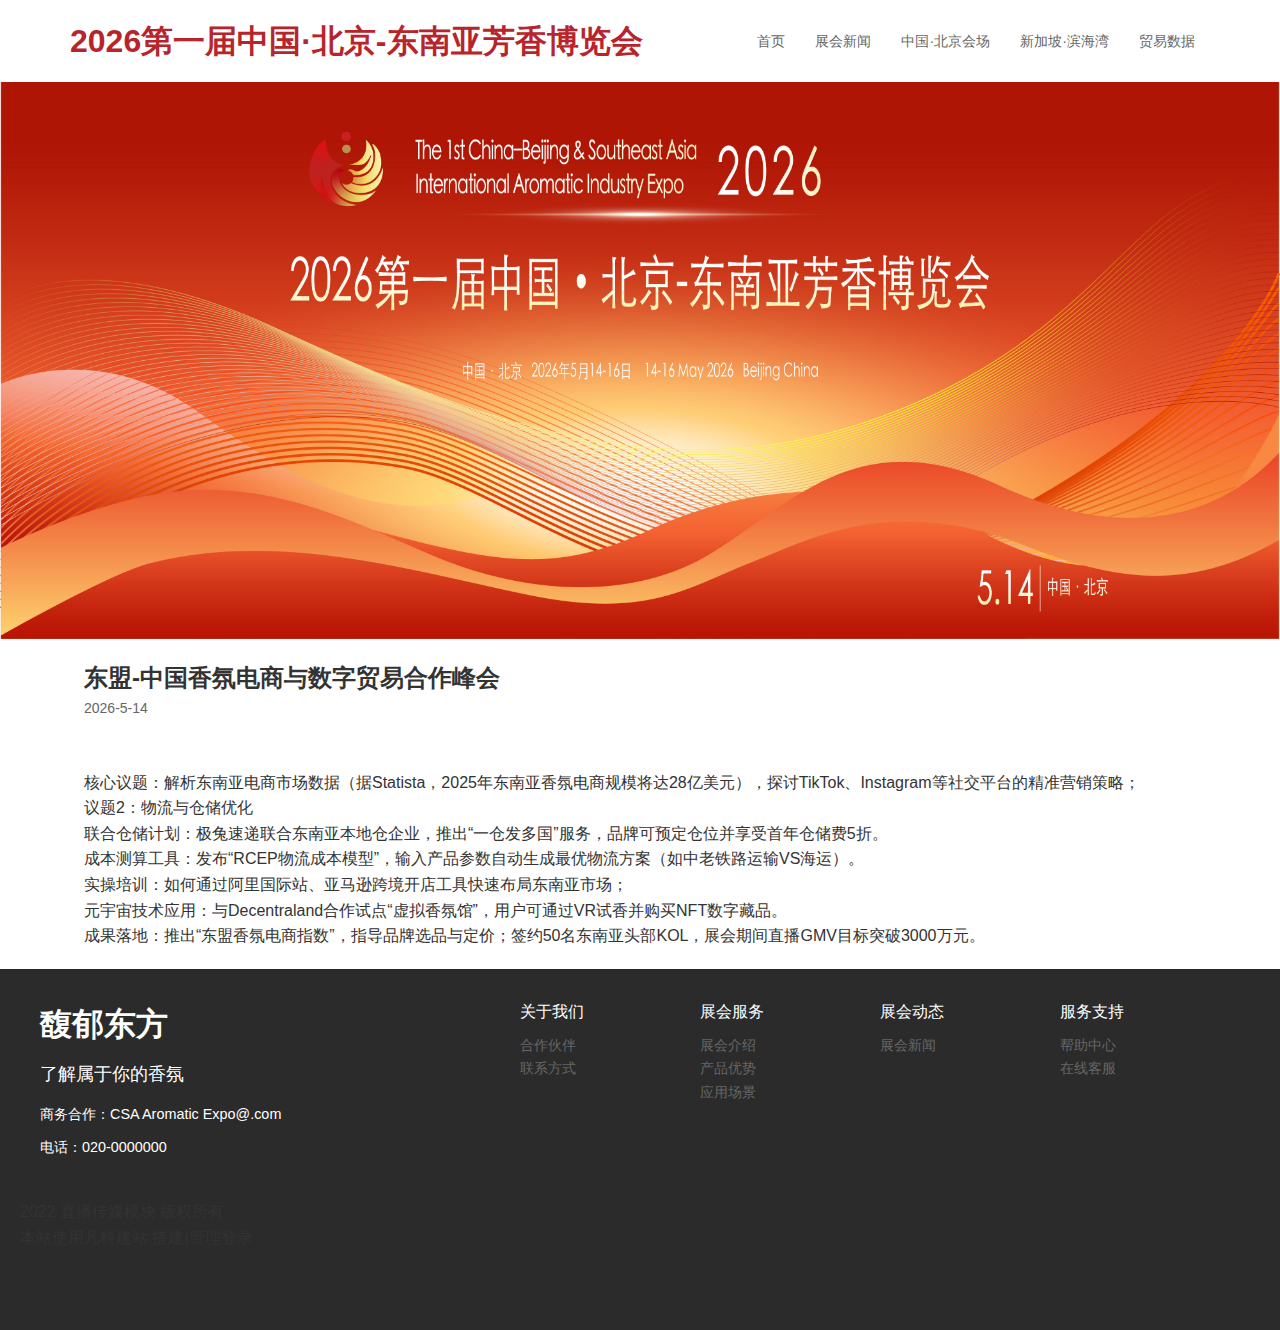
<file: html/article/03.html>
<!DOCTYPE html>
<html lang="en">
<head>
	<meta charset="UTF-8">
	<meta name="viewport" content="width=device-width, initial-scale=1.0">
	<title>东盟-中国香氛电商与数字贸易合作峰会</title>
	<link rel="stylesheet" href="../../css/common.css">
</head>
<body>
	<div class="conteiner">
		<nav>
			<h1>2026第一届中国·北京-东南亚芳香博览会</h1>
			<ul>
				<li><a href="../../index.html">首页</a></li>
				<li><a href="../new.html">展会新闻</a></li>
				<li><a href="../china.html">中国·北京会场</a></li>
				<li><a href="../Singapore.html">新加坡·滨海湾</a></li>
				<li><a href="../data.html">贸易数据</a></li>
			</ul>
		</nav>
		<div class="img">
			<img src="../../images/home/2026第一届中国·北京-东南亚芳香博览会.jpg" alt="2026第一届中国·北京-东南亚芳香博览会">
		</div>
		<div class="content" style="width: 90%; max-width: 1200px; margin: auto; padding: 20px; box-sizing: border-box;">
			<h2>东盟-中国香氛电商与数字贸易合作峰会</h2>
			<p style="margin-bottom: 50px; font-size: 14px; color: #666;">2026-5-14</p>
			<p>核心议题：解析东南亚电商市场数据（据Statista，2025年东南亚香氛电商规模将达28亿美元），探讨TikTok、Instagram等社交平台的精准营销策略；</p>
			<p>议题2：物流与仓储优化</p>
			<p>联合仓储计划：极兔速递联合东南亚本地仓企业，推出“一仓发多国”服务，品牌可预定仓位并享受首年仓储费5折。</p>
			<p>成本测算工具：发布“RCEP物流成本模型”，输入产品参数自动生成最优物流方案（如中老铁路运输VS海运）。</p>
			<p>实操培训：如何通过阿里国际站、亚马逊跨境开店工具快速布局东南亚市场；</p>
			<p>元宇宙技术应用：与Decentraland合作试点“虚拟香氛馆”，用户可通过VR试香并购买NFT数字藏品。</p>
			<p>成果落地：推出“东盟香氛电商指数”，指导品牌选品与定价；签约50名东南亚头部KOL，展会期间直播GMV目标突破3000万元。</p>
		</div>
		<div class="footer">
			<div class="top">
				<div class="left">
					<h4>馥郁东方</h4>
					<span>了解属于你的香氛</span>
					<p>商务合作：CSA Aromatic Expo@.com</p>
					<p>电话：020-0000000</p>
				</div>
				<div class="right">
					<ul>
						<li>
							<a href="#">关于我们</a>
							<p>合作伙伴</p>
							<p>联系方式</p>
						</li>
						<li>
							<a href="#">展会服务</a>
							<p>展会介绍</p>
							<p>产品优势</p>
							<p>应用场景</p>
						</li>
						<li>
							<a href="#">展会动态</a>
							<p>展会新闻</p>
						</li>
						<li>
							<a href="#">服务支持</a>
							<p>帮助中心</p>
							<p>在线客服</p>
						</li>
					</ul>
				</div>
			</div>
			<div class="bottom">
				<p>2022 直播传媒模块 版权所有</p>
				<p>本站使用凡科建站 搭建|管理登录</p>
			</div>
		</div>
	</div>
</body>
</html>
</file>
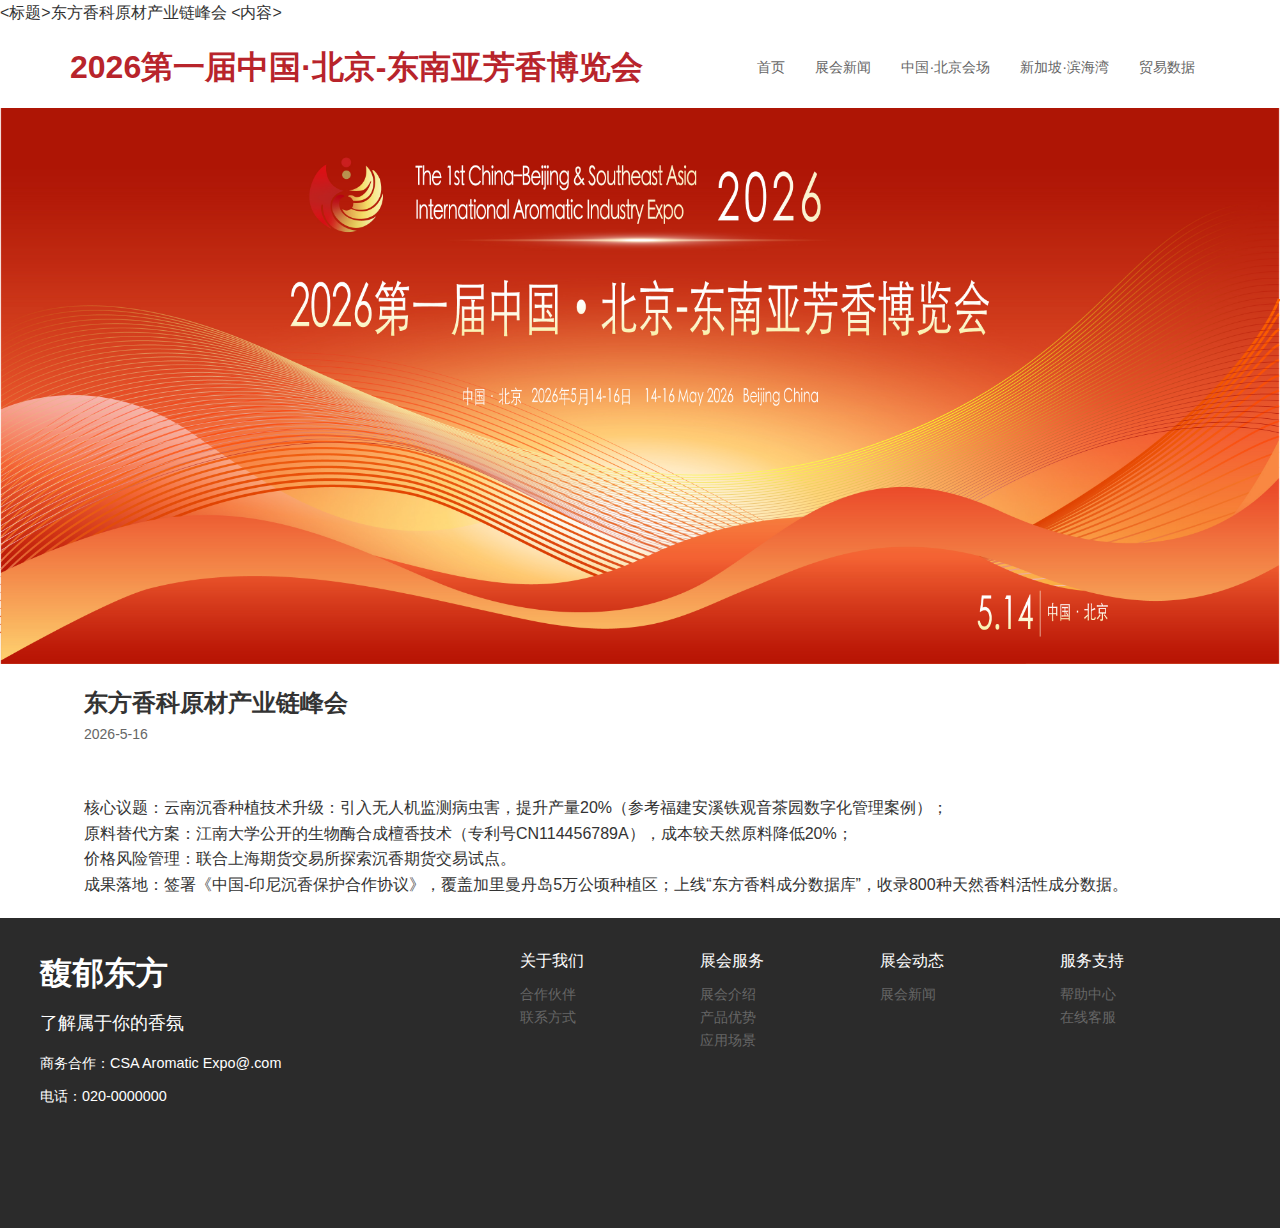
<file: html/article/04.html>
<!DOCTYPE html>
<html lang="en">
<head>
	<meta charset="UTF-8">
	<meta 名字="viewport" content="width=device-width, initial-scale=1.0">
	<标题>东方香科原材产业链峰会</标题>
	<link rel="stylesheet" href="../../css/common.css">
</head>
<内容>
	<div class="conteiner">
		<nav>
			<h1>2026第一届中国·北京-东南亚芳香博览会</h1>
			<ul>
				<li><a href="../../index.html">首页</a></li>
				<li><a href="../new.html">展会新闻</a></li>
				<li><a href="../china.html">中国·北京会场</a></li>
				<li><a href="../Singapore.html">新加坡·滨海湾</a></li>
				<li><a href="../data.html">贸易数据</a></li>
			</ul>
		</nav>
		<div class="img">
			<img src="../../images/home/2026第一届中国·北京-东南亚芳香博览会.jpg" alt="2026第一届中国·北京-东南亚芳香博览会">
		</div>
		<div class="content" class="content" style="width: 90%; max-width: 1200px; margin: auto; padding: 20px; box-sizing: border-box;">
			<h2>东方香科原材产业链峰会</h2>
			<p style="margin-bottom: 50px; font-size: 14px; color: #666;">2026-5-16</p>
			<p>核心议题：云南沉香种植技术升级：引入无人机监测病虫害，提升产量20%（参考福建安溪铁观音茶园数字化管理案例）；</p>
			<p>原料替代方案：江南大学公开的生物酶合成檀香技术（专利号CN114456789A），成本较天然原料降低20%；</p>
			<p>价格风险管理：联合上海期货交易所探索沉香期货交易试点。</p>
			<p>成果落地：签署《中国-印尼沉香保护合作协议》，覆盖加里曼丹岛5万公顷种植区；上线“东方香料成分数据库”，收录800种天然香料活性成分数据。</p>
		</div>
		<div class="footer">
			<div class="top">
				<div class="left">
					<h4>馥郁东方</h4>
					<span>了解属于你的香氛</span>
					<p>商务合作：CSA Aromatic Expo@.com</p>
					<p>电话：020-0000000</p>
				</div>
				<div class="right">
					<ul>
						<li>
							<a href="#">关于我们</a>
							<p>合作伙伴</p>
							<p>联系方式</p>
						</li>
						<li>
							<a href="#">展会服务</a>
							<p>展会介绍</p>
							<p>产品优势</p>
							<p>应用场景</p>
						</li>
						<li>
							<a href="#">展会动态</a>
							<p>展会新闻</p>
						</li>
						<li>
							<a href="#">服务支持</a>
							<p>帮助中心</p>
							<p>在线客服</p>
						</li>
					</ul>
				</div>
			</div>
		</div>
	</div>
</内容>
</html>
</file>
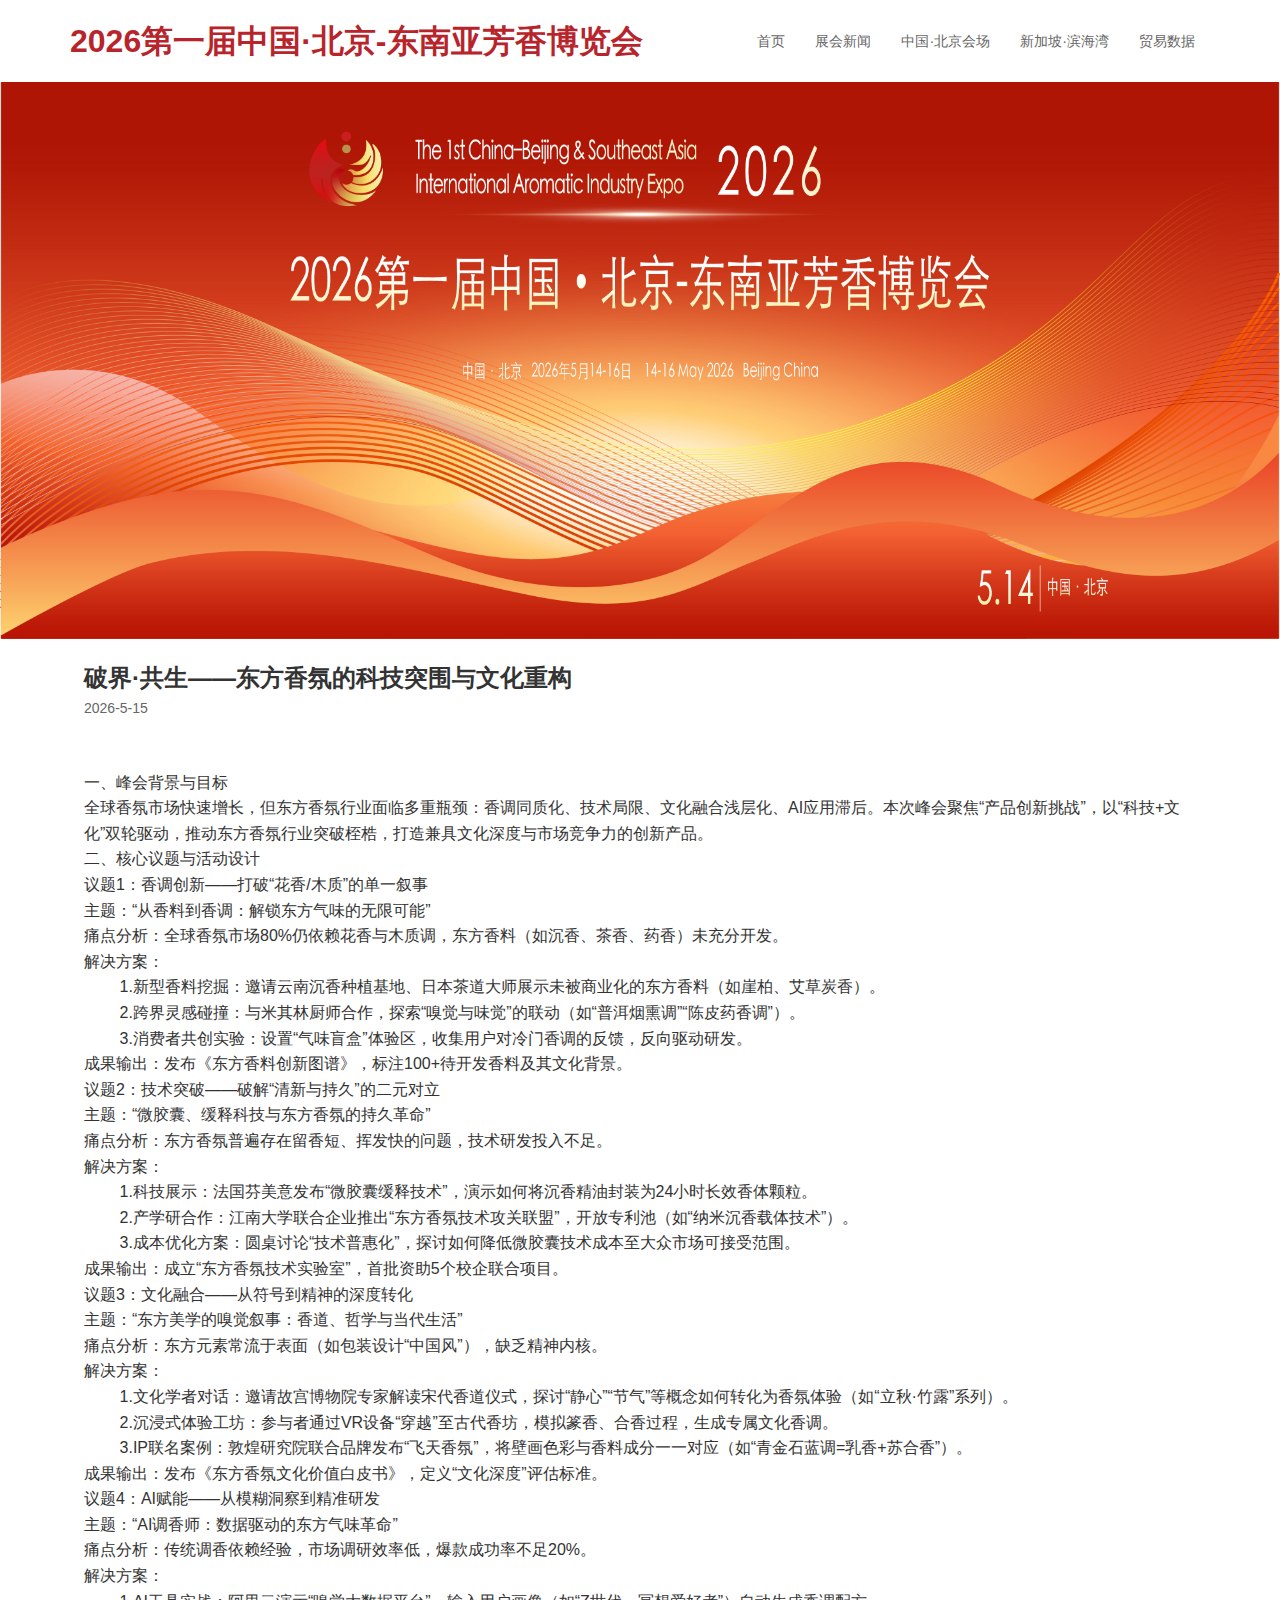
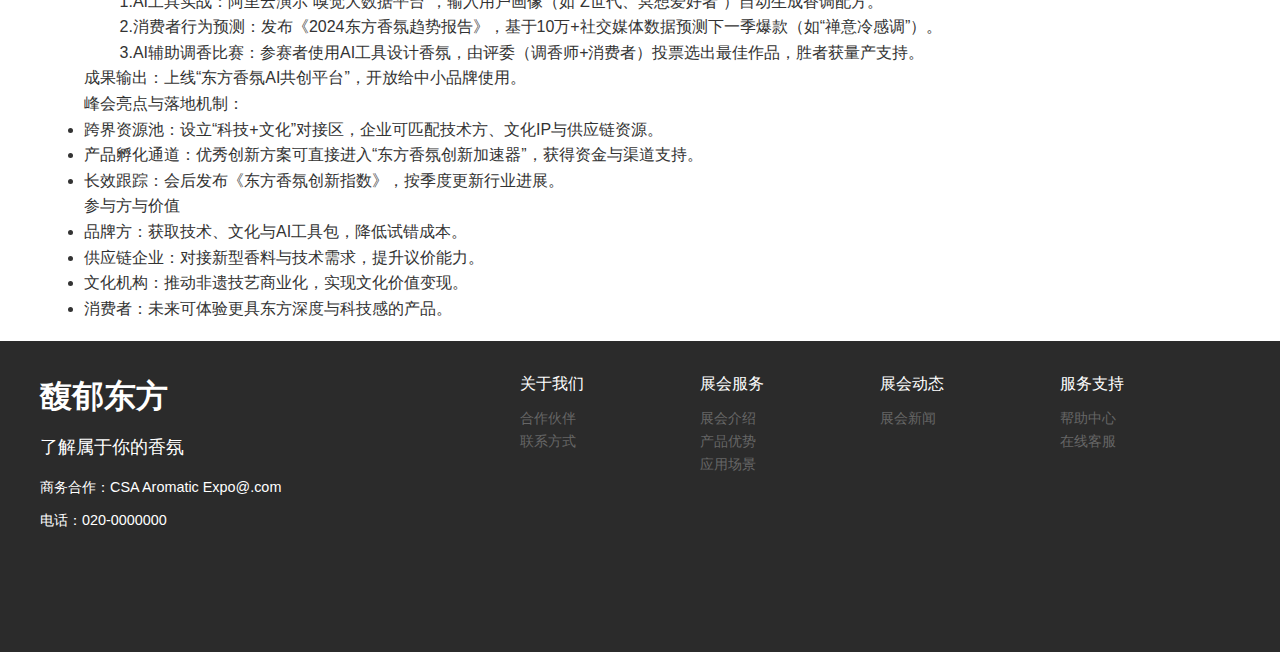
<file: html/article/05.html>
<!DOCTYPE html>
<html lang="en">
<head>
	<meta charset="UTF-8">
	<meta 名字="viewport" content="width=device-width, initial-scale=1.0">
	<link rel="stylesheet" href="../../css/common.css">
</head>
	<div class="conteiner">
		<nav>
			<h1>2026第一届中国·北京-东南亚芳香博览会</h1>
			<ul>
				<li><a href="../../index.html">首页</a></li>
				<li><a href="../new.html">展会新闻</a></li>
				<li><a href="../china.html">中国·北京会场</a></li>
				<li><a href="../Singapore.html">新加坡·滨海湾</a></li>
				<li><a href="../data.html">贸易数据</a></li>
			</ul>
		</nav>
		<div class="img">
			<img src="../../images/home/2026第一届中国·北京-东南亚芳香博览会.jpg" alt="2026第一届中国·北京-东南亚芳香博览会">
		</div>
		<div class="content" style="width: 90%; max-width: 1200px; margin: auto; padding: 20px; box-sizing: border-box;">
			<h2>破界·共生——东方香氛的科技突围与文化重构</h2>
			<p style="margin-bottom: 50px; font-size: 14px; color: #666;">2026-5-15</p>
			<p>一、峰会背景与目标</p>
			<p>全球香氛市场快速增长，但东方香氛行业面临多重瓶颈：香调同质化、技术局限、文化融合浅层化、AI应用滞后。本次峰会聚焦“产品创新挑战”，以“科技+文化”双轮驱动，推动东方香氛行业突破桎梏，打造兼具文化深度与市场竞争力的创新产品。 </p>
			<p>二、核心议题与活动设计</p>
			<p>议题1：香调创新——打破“花香/木质”的单一叙事</p>
			<p>主题：“从香料到香调：解锁东方气味的无限可能”</p>
			<p>痛点分析：全球香氛市场80%仍依赖花香与木质调，东方香料（如沉香、茶香、药香）未充分开发。</p>
			<p>解决方案：</p>
			<p>&nbsp;&nbsp;&nbsp;&nbsp;&nbsp;&nbsp;&nbsp;&nbsp;1.新型香料挖掘：邀请云南沉香种植基地、日本茶道大师展示未被商业化的东方香料（如崖柏、艾草炭香）。</p>
			<p>&nbsp;&nbsp;&nbsp;&nbsp;&nbsp;&nbsp;&nbsp;&nbsp;2.跨界灵感碰撞：与米其林厨师合作，探索“嗅觉与味觉”的联动（如“普洱烟熏调”“陈皮药香调”）。</p>
			<p>&nbsp;&nbsp;&nbsp;&nbsp;&nbsp;&nbsp;&nbsp;&nbsp;3.消费者共创实验：设置“气味盲盒”体验区，收集用户对冷门香调的反馈，反向驱动研发。</p>
			<p>成果输出：发布《东方香料创新图谱》，标注100+待开发香料及其文化背景。</p>
			<p>议题2：技术突破——破解“清新与持久”的二元对立</p>
			<p>主题：“微胶囊、缓释科技与东方香氛的持久革命”</p>
			<p>痛点分析：东方香氛普遍存在留香短、挥发快的问题，技术研发投入不足。</p>
			<p>解决方案：</p>
			<p>&nbsp;&nbsp;&nbsp;&nbsp;&nbsp;&nbsp;&nbsp;&nbsp;1.科技展示：法国芬美意发布“微胶囊缓释技术”，演示如何将沉香精油封装为24小时长效香体颗粒。</p>
			<p>&nbsp;&nbsp;&nbsp;&nbsp;&nbsp;&nbsp;&nbsp;&nbsp;2.产学研合作：江南大学联合企业推出“东方香氛技术攻关联盟”，开放专利池（如“纳米沉香载体技术”）。</p>
			<p>&nbsp;&nbsp;&nbsp;&nbsp;&nbsp;&nbsp;&nbsp;&nbsp;3.成本优化方案：圆桌讨论“技术普惠化”，探讨如何降低微胶囊技术成本至大众市场可接受范围。</p>
			<p>成果输出：成立“东方香氛技术实验室”，首批资助5个校企联合项目。</p>
			<p>议题3：文化融合——从符号到精神的深度转化 </p>
			<p>主题：“东方美学的嗅觉叙事：香道、哲学与当代生活”</p>
			<p>痛点分析：东方元素常流于表面（如包装设计“中国风”），缺乏精神内核。</p>
			<p>解决方案：</p>
			<p>&nbsp;&nbsp;&nbsp;&nbsp;&nbsp;&nbsp;&nbsp;&nbsp;1.文化学者对话：邀请故宫博物院专家解读宋代香道仪式，探讨“静心”“节气”等概念如何转化为香氛体验（如“立秋·竹露”系列）。</p>
			<p>&nbsp;&nbsp;&nbsp;&nbsp;&nbsp;&nbsp;&nbsp;&nbsp;2.沉浸式体验工坊：参与者通过VR设备“穿越”至古代香坊，模拟篆香、合香过程，生成专属文化香调。</p>
			<p>&nbsp;&nbsp;&nbsp;&nbsp;&nbsp;&nbsp;&nbsp;&nbsp;3.IP联名案例：敦煌研究院联合品牌发布“飞天香氛”，将壁画色彩与香料成分一一对应（如“青金石蓝调=乳香+苏合香”）。</p>
			<p>成果输出：发布《东方香氛文化价值白皮书》，定义“文化深度”评估标准。</p>
			<p>议题4：AI赋能——从模糊洞察到精准研发</p>
			<p>主题：“AI调香师：数据驱动的东方气味革命”</p>
			<p>痛点分析：传统调香依赖经验，市场调研效率低，爆款成功率不足20%。</p>
			<p>解决方案：</p>
			<p>&nbsp;&nbsp;&nbsp;&nbsp;&nbsp;&nbsp;&nbsp;&nbsp;1.AI工具实战：阿里云演示“嗅觉大数据平台”，输入用户画像（如“Z世代、冥想爱好者”）自动生成香调配方。</p>
			<p>&nbsp;&nbsp;&nbsp;&nbsp;&nbsp;&nbsp;&nbsp;&nbsp;2.消费者行为预测：发布《2024东方香氛趋势报告》，基于10万+社交媒体数据预测下一季爆款（如“禅意冷感调”）。</p>
			<p>&nbsp;&nbsp;&nbsp;&nbsp;&nbsp;&nbsp;&nbsp;&nbsp;3.AI辅助调香比赛：参赛者使用AI工具设计香氛，由评委（调香师+消费者）投票选出最佳作品，胜者获量产支持。</p>
			<p>成果输出：上线“东方香氛AI共创平台”，开放给中小品牌使用。 </p>
			<p>峰会亮点与落地机制：</p>
			<ul>
				<li>跨界资源池：设立“科技+文化”对接区，企业可匹配技术方、文化IP与供应链资源。 </li>
				<li>产品孵化通道：优秀创新方案可直接进入“东方香氛创新加速器”，获得资金与渠道支持。</li>
				<li>长效跟踪：会后发布《东方香氛创新指数》，按季度更新行业进展。</li>
			</ul>
			<p>参与方与价值</p>
			<ul>
				<li>品牌方：获取技术、文化与AI工具包，降低试错成本。</li>
				<li>供应链企业：对接新型香料与技术需求，提升议价能力。</li>
				<li>文化机构：推动非遗技艺商业化，实现文化价值变现。</li>
				<li>消费者：未来可体验更具东方深度与科技感的产品。</li>
			</ul>
		</div>
		<div class="footer">
			<div class="top">
				<div class="left">
					<h4>馥郁东方</h4>
					<span>了解属于你的香氛</span>
					<p>商务合作：CSA Aromatic Expo@.com</p>
					<p>电话：020-0000000</p>
				</div>
				<div class="right">
					<ul>
						<li>
							<a href="#">关于我们</a>
							<p>合作伙伴</p>
							<p>联系方式</p>
						</li>
						<li>
							<a href="#">展会服务</a>
							<p>展会介绍</p>
							<p>产品优势</p>
							<p>应用场景</p>
						</li>
						<li>
							<a href="#">展会动态</a>
							<p>展会新闻</p>
						</li>
						<li>
							<a href="#">服务支持</a>
							<p>帮助中心</p>
							<p>在线客服</p>
						</li>
					</ul>
				</div>
			</div>
		</div>
	</div>
</html>
</file>
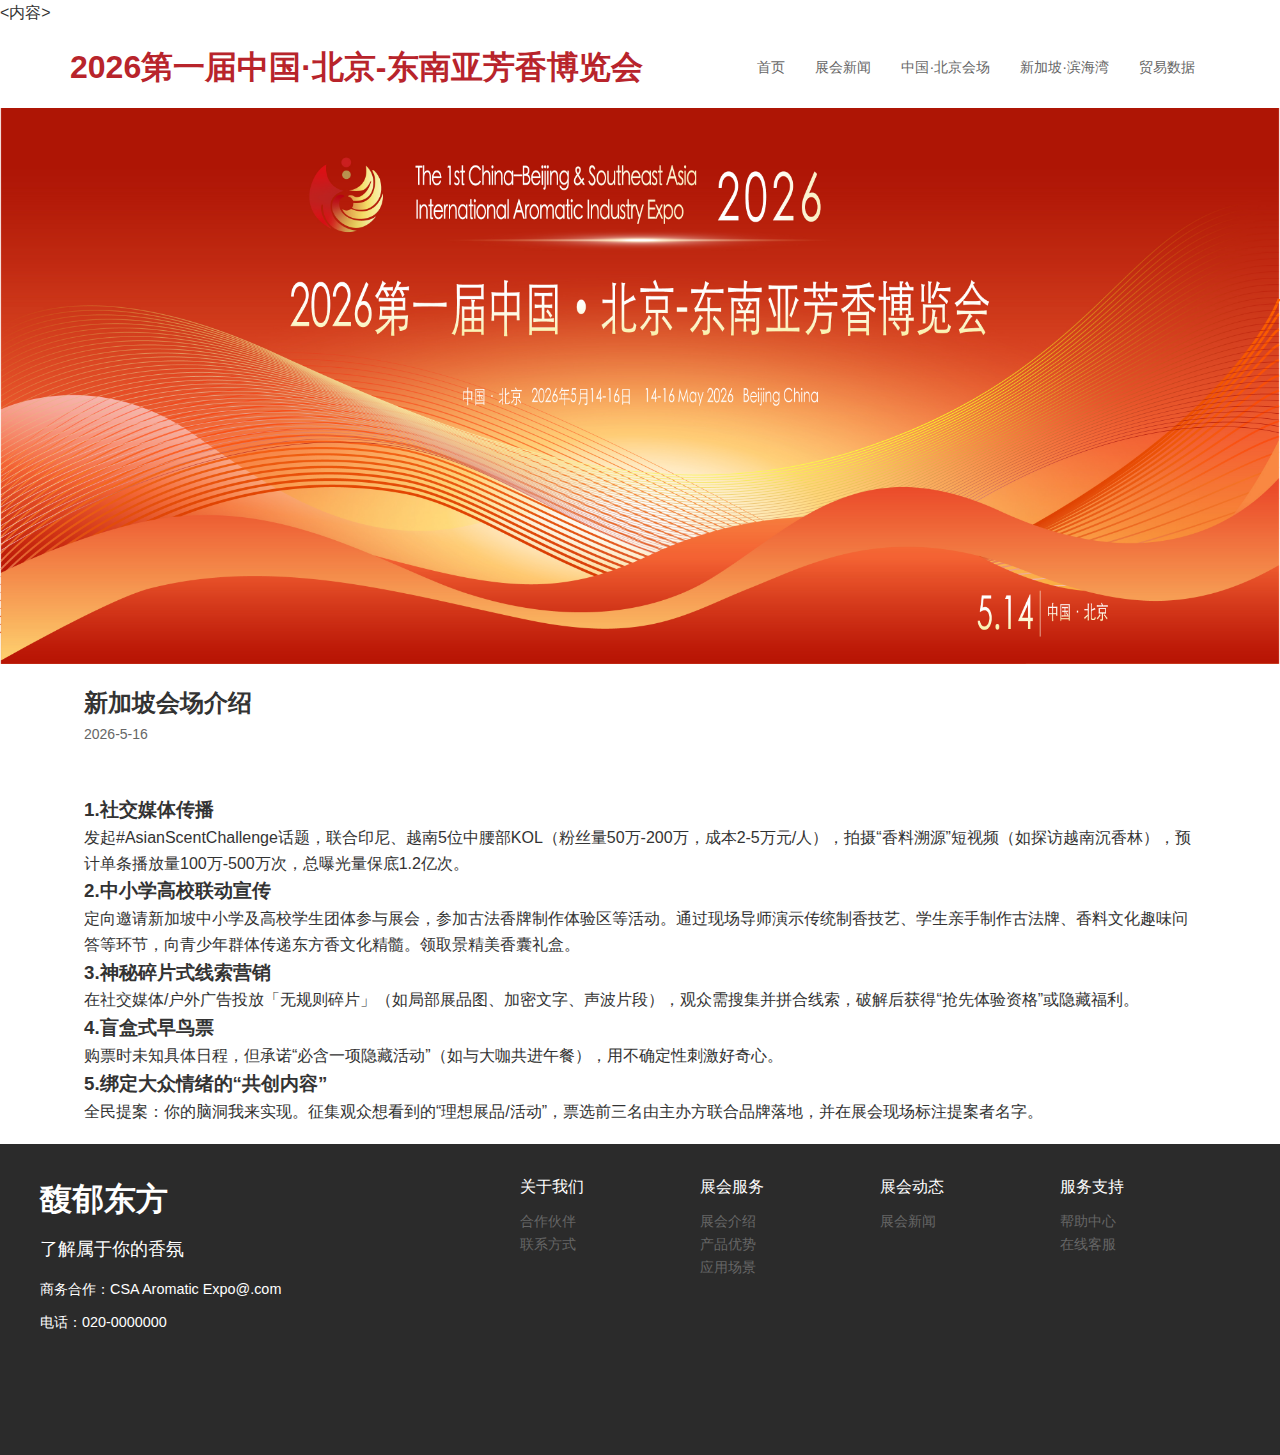
<file: html/article/06.html>
<!DOCTYPE html>
<html lang="en">
<head>
	<meta charset="UTF-8">
	<meta 名字="viewport" content="width=device-width, initial-scale=1.0">
	<link rel="stylesheet" href="../../css/common.css">
</head>
<内容>
	<div class="conteiner">
		<nav>
			<h1>2026第一届中国·北京-东南亚芳香博览会</h1>
			<ul>
				<li><a href="../../index.html">首页</a></li>
				<li><a href="../new.html">展会新闻</a></li>
				<li><a href="../china.html">中国·北京会场</a></li>
				<li><a href="../Singapore.html">新加坡·滨海湾</a></li>
				<li><a href="../data.html">贸易数据</a></li>
			</ul>
		</nav>
		<div class="img">
			<img src="../../images/home/2026第一届中国·北京-东南亚芳香博览会.jpg" alt="2026第一届中国·北京-东南亚芳香博览会">
		</div>
		<div class="content" style="width: 90%; max-width: 1200px; margin: auto; padding: 20px; box-sizing: border-box;">
			<h2>新加坡会场介绍</h2>
			<p style="margin-bottom: 50px; font-size: 14px; color: #666;">2026-5-16</p>
			<h3>1.社交媒体传播</h3>
			<p>发起#AsianScentChallenge话题，联合印尼、越南5位中腰部KOL（粉丝量50万-200万，成本2-5万元/人），拍摄“香料溯源”短视频（如探访越南沉香林），预计单条播放量100万-500万次，总曝光量保底1.2亿次。</p>
			<h3>2.中小学高校联动宣传</h3>
			<p>定向邀请新加坡中小学及高校学生团体参与展会，参加古法香牌制作体验区等活动。通过现场导师演示传统制香技艺、学生亲手制作古法牌、香料文化趣味问答等环节，向青少年群体传递东方香文化精髓。领取景精美香囊礼盒。</p>
			<h3>3.神秘碎片式线索营销</h3>
			<p>在社交媒体/户外广告投放「无规则碎片」（如局部展品图、加密文字、声波片段），观众需搜集并拼合线索，破解后获得“抢先体验资格”或隐藏福利。</p>
			<h3>4.盲盒式早鸟票 </h3>
			<p>购票时未知具体日程，但承诺“必含一项隐藏活动”（如与大咖共进午餐），用不确定性刺激好奇心。</p>
			<h3>5.绑定大众情绪的“共创内容”</h3>
			<p>全民提案：你的脑洞我来实现。征集观众想看到的“理想展品/活动”，票选前三名由主办方联合品牌落地，并在展会现场标注提案者名字。</p>
		</div>
		<div class="footer">
			<div class="top">
				<div class="left">
					<h4>馥郁东方</h4>
					<span>了解属于你的香氛</span>
					<p>商务合作：CSA Aromatic Expo@.com</p>
					<p>电话：020-0000000</p>
				</div>
				<div class="right">
					<ul>
						<li>
							<a href="#">关于我们</a>
							<p>合作伙伴</p>
							<p>联系方式</p>
						</li>
						<li>
							<a href="#">展会服务</a>
							<p>展会介绍</p>
							<p>产品优势</p>
							<p>应用场景</p>
						</li>
						<li>
							<a href="#">展会动态</a>
							<p>展会新闻</p>
						</li>
						<li>
							<a href="#">服务支持</a>
							<p>帮助中心</p>
							<p>在线客服</p>
						</li>
					</ul>
				</div>
			</div>
		</div>
	</div>
</内容>
</html>
</file>
<file: css/common.css>
* {
	padding: 0;
	margin: 0;
	box-sizing: border-box;
}

html {
	font-size: 16px;
}

body {
	font-family: Arial, sans-serif;
	line-height: 1.6;
	color: #333;
}

.container {
	width: 100%;
	overflow-x: hidden;
}

/* 导航栏响应式 */
nav {
	width: 100%;
	height: auto;
	margin: 16px auto;
	padding: 0 20px;
	max-width: 1200px;
	display: flex;
	flex-direction: column;
	align-items: center;
}

nav h1 {
	font-size: 1.5rem;
	line-height: 50px;
	color: #b8242b;
	text-align: center;
	margin-bottom: 10px;
}

nav ul {
	display: flex;
	flex-wrap: wrap;
	justify-content: center;
}

nav ul li {
	list-style: none;
	line-height: 50px;
	padding: 0 15px;
}

nav ul li a {
	text-decoration: none;
	color: #666;
	position: relative;
	padding-bottom: 10px;
	font-size: 0.9rem;
}

nav ul li a:hover {
	color: rgb(46, 95, 254);
}

nav ul li a:hover::after {
	content: " ";
	position: absolute;
	left: 0;
	bottom: 0;
	width: 100%;
	height: 2px;
	background-color: rgb(46, 95, 254);
}

/* 图片响应式 */
.img {
	width: 100%;
}

.img img {
	width: 100%;
	height: auto;
	display: block;
}

/* 通用标题样式 */
.title {
	width: 100%;
	text-align: center;
	margin: 20px auto;
	padding: 0 20px;
}

.title h2 {
	font-size: 2rem;
	color: #323232;
	margin-bottom: 10px;
}

.title p {
	font-size: 1rem;
	color: #666;
}
/* 页脚响应式 */
.footer {
	width: 100%;
	background-color: rgb(43, 43, 43);
	padding: 30px 20px 80px 20px;
}

.footer .top {
	width: 100%;
	max-width: 1200px;
	margin: auto;
	display: flex;
	flex-direction: column;
}

.footer .top .left {
	width: 100%;
	color: #fff;
	margin-bottom: 30px;
}

.footer .top .left h4 {
	font-size: 1.8rem;
	margin-bottom: 10px;
}

.footer .top .left span {
	display: block;
	font-size: 1rem;
	margin-bottom: 15px;
}

.footer .top .left p {
	font-size: 0.8rem;
	margin-bottom: 10px;
}

.footer .top .right {
	width: 100%;
}

.footer .top .right ul {
	display: flex;
	flex-wrap: wrap;
	justify-content: space-between;
}

.footer .top .right ul li {
	list-style: none;
	width: 50%;
	margin-bottom: 20px;
}

.footer .top .right ul li a {
	display: block;
	text-decoration: none;
	color: #fff;
	font-size: 0.9rem;
	margin-bottom: 10px;
}

.footer .top .right ul li p {
	color: #666;
	font-size: 0.8rem;
}
@media (min-width:768px){
	nav {
		flex-direction: row;
		justify-content: space-between;
		padding: 0 30px;
	}

	nav h1 {
			margin-bottom: 0;
			font-size: 1.8rem;
	}
	.footer .top {
		flex-direction: row;
	}

	.footer .top .left {
			width: 40%;
	}

	.footer .top .right {
			width: 60%;
	}

	.footer .top .right ul li {
			width: 25%;
	}
}
@media(min-width:1024px){
	nav h1 {
		font-size: 2rem;
	}

	.title h2 {
			font-size: 2.5rem;
	}

	.title p {
			font-size: 1.1rem;
	}
	.footer .top .left h4 {
		font-size: 2rem;
	}

	.footer .top .left span {
			font-size: 1.1rem;
	}

	.footer .top .left p {
			font-size: 0.9rem;
	}

	.footer .top .right ul li a {
			font-size: 1rem;
	}

	.footer .top .right ul li p {
			font-size: 0.9rem;
	}
}
</file>
<file: css/china.css>
/* 图片区域 */
.img {
	width: 100%;
	position: relative;
	height: auto;
}

.img img {
	width: 100%;
	height: auto;
	color: #333;
	text-align: center;
}

.img .t {
	width: 100%;
	margin: auto;
	position: absolute;
	top: 10%;
	text-align: center;
}

.img h1 {
	font-size: 2.125rem;
	color: #fff;
}

.img p {
	font-size: 1.125rem;
	color: #fff;
}

/* 直播互动区域 */
.live {
	width: 100%;
	max-width: 75rem;
	margin: auto;
	text-align: center;
}

.live h2 {
	margin: 1.875rem auto 3.75rem auto;
	font-size: 1.5rem;
}

.live .pic {
	width: 100%;
	max-width: 75rem;
	margin: auto;
	position: relative;
}

.live img {
	width: 80%;
}

.live .pic p {
	font-size: 1.875rem;
	color: #fff;
	position: absolute;
	left: 50%;
	top: 50%;
	transform: translate(-50%, -50%);
}

.live .pic .a,
.live .pic .b,
.live .pic .c,
.live .pic .d,
.live .pic .e,
.live .pic .f,
.live .pic .g,
.live .pic .h,
.live .pic .i {
	width: 3rem;
	height: 3rem;
	position: absolute;
	transform: translate(-50%, -50%);
}

.live .pic .a {
	left: 35%;
	top: 40%;
}

.live .pic .b {
	left: 65%;
	top: 40%;
}

.live .pic .c {
	left: 50%;
	top: 70%;
}

.live .pic .d {
	left: 50%;
	top: 0%;
}

.live .pic .e {
	left: 82%;
	top: 20%;
}

.live .pic .f {
	left: 82%;
	top: 78%;
}

.live .pic .g {
	left: 50%;
	top: 100%;
}

.live .pic .h {
	left: 18%;
	top: 78%;
}

.live .pic .i {
	left: 18%;
	top: 20%;
}

/* 我们的优势区域 */
.our {
	width: 100%;
	max-width: 75rem;
	margin: auto;
}

.our .title h2 {
	margin: 3.75rem auto 1.875rem auto;
	font-size: 2.5rem;
	color: #333;
	text-align: center;
}

.our .list {
	width: 100%;
}

.our .list ul {
	margin-bottom: 1.875rem;
	display: flex;
	flex-wrap: wrap;
	justify-content: space-between;
}

.our .list ul li {
	margin-bottom: 1.5625rem;
	list-style: none;
	width: 100%;
	height: 7.5rem;
	display: flex;
	align-items: center;
	border: 0.0625rem solid #666;
	border-radius: 0.3125rem;
	box-shadow: #eeeded 0 0 0.3125rem 0.3125rem;
}

.our .list ul li .left {
	padding-left: 0.625rem;
	width: 20%;
	margin-right: 0.625rem;
}

.our .list ul li .left img {
	width: 3.125rem;
	height: 3.125rem;
}

.our .list ul li .right h3 {
	font-size: 1.125rem;
	margin-bottom: 0.3125rem;
}

.our .list ul li .right p {
	font-size: 0.875rem;
	color: #666;
}

/* 订阅区域 */
.sub {
	color: #fff;
	display: flex;
	flex-direction: column;
	justify-content: center;
	width: 100%;
	margin: auto;
	height: 18.75rem;
	text-align: center;
	background: url('../images/china/背景图.jpg') no-repeat center/cover;
}

.sub h2 {
	font-size: 1.5rem;
}

.sub p {
	font-size: 1rem;
}

.sub .submit {
	margin: 1.875rem auto;
	display: flex;
	flex-direction: column;
	align-items: center;
}

.sub .submit input {
	height: 1.875rem;
	margin: 0.3125rem 0;
	padding: 0 0.625rem;
	width: 80%;
	max-width: 18.75rem;
}

.sub .submit submit {
	margin: 0.625rem 0;
	display: inline-block;
	width: 5rem;
	height: 1.875rem;
	background-color: black;
	color: #fff;
	border: none;
	cursor: pointer;
}


/* 768px 响应式 */
@media (min-width: 48rem) {

	.live h2 {
			font-size: 2rem;
	}

	.live .pic {
			width: 90%;
	}

	.live .pic p {
			font-size: 2.5rem;
	}

	.our .list ul li {
			width: 48%;
	}

	.sub .submit {
			flex-direction: row;
			justify-content: center;
	}

	.sub .submit input {
			margin: 0 0.625rem;
			width: auto;
	}
	.live .pic .a,
	.live .pic .b,
	.live .pic .c,
	.live .pic .d,
	.live .pic .e,
	.live .pic .f,
	.live .pic .g,
	.live .pic .h,
	.live .pic .i {
			width: 5rem;
			height: 5rem;
	}
}

/* 1024px 响应式 */
@media (min-width: 64rem) {

	.img h1 {
			font-size: 3rem;
	}

	.img p {
			font-size: 1.5rem;
	}

	.live h2 {
			font-size: 2.5rem;
	}

	.our .list ul li {
			width: 30%;
	}

	.our .title h2 {
			font-size: 3rem;
	}

	.sub h2 {
			font-size: 2rem;
	}

	.sub p {
			font-size: 1.25rem;
	}
}
</file>
<file: css/data.css>
/* 关于我们样式 */
.about {
	width: 100%;
	max-width: 1200px;
	margin: auto;
	height: auto;
	display: flex;
	flex-direction: column;
	justify-content: center;
	align-items: center;
	padding: 20px 0;
}

.about h2 {
	margin: 0 auto 30px auto;
	font-size: 40px;
	color: #323232;
	text-align: center;
}

.about p {
	padding: 0 10%;
	text-indent: 2em;
	margin-bottom: 15px;
}

/* 博览会介绍样式 */
.exbition {
	width: 100%;
	max-width: 1200px;
	margin: auto;
	padding: 20px 0;
}

.exbition h2 {
	font-size: 40px;
	color: #323232;
	text-align: center;
	margin-bottom: 30px;
}

.exbition ul {
	width: 100%;
	display: flex;
	flex-wrap: wrap;
	justify-content: space-evenly;
}

.exbition ul li {
	width: 100%;
	list-style: none;
	margin-bottom: 30px;
}

.exbition ul li img {
	width: 90%;
	height: auto;
	padding: 0 5%;
	display: block;
	margin: 0 auto;
}

.exbition ul li h6 {
	padding-left: 5%;
	font-size: 16px;
	color: #333;
	text-align: center;
	margin-top: 10px;
}

.exbition ul li p {
	padding-left: 5%;
	font-size: 18px;
	color: #333;
	text-align: center;
	margin-top: 5px;
}

/* 联系我们样式 */
.contact {
	width: 100%;
	max-width: 1200px;
	margin: auto;
	padding: 20px 0;
}

.contact h2 {
	margin: 30px auto;
	font-size: 40px;
	color: #323232;
	text-align: center;
}

.contact .list {
	width: 100%;
}

.contact .list ul {
	display: flex;
	flex-wrap: wrap;
	justify-content: space-evenly;
	width: 100%;
}

.contact .list ul li {
	width: 100%;
	list-style: none;
	position: relative;
	margin-bottom: 20px;
	
}

.contact .list ul li img {
	width: 100%;
	height: auto;
	display: block;
}

.contact .list ul li div {
	position: absolute;
	left: 50%;
	top: 50%;
	transform: translate(-50%, -50%);
	text-align: center;
	width: 100%;
}

.contact .list ul li div p:nth-child(1) {
	font-size: 30px;
	color: #fff;
	margin-bottom: 5px;
}

.contact .list ul li div p:nth-child(2) {
	font-size: 16px;
	color: #fff;
}

.contact .map {
	padding-top: 20px;
	width: 100%;
	max-width: 1200px;
	margin: auto;
	margin-bottom: 40px;
}


/* 媒体查询 */
@media (min-width: 768px) {

	.about {
		height: 400px;
	}

	.exbition ul li {
		width: 30%;
		margin-bottom: 0;
	}

	.contact .list ul li {
		width: 20%;
		margin-bottom: 0;
	}
}
</file>
<file: css/new.css>
/* 新闻列表区域 - 移动优先(默认每行一个) */
.now {
	width: 100%;
	max-width: 75rem;
	margin: auto;
	padding: 0 1rem;
}

.now h2 {
	font-size: 2.5rem;
	color: #333;
	text-align: center;
	margin: 1.25rem 0;
}

.now ul {
	padding: 1.25rem 0;
	width: 100%;
	display: flex;
	flex-wrap: wrap;
	margin-bottom: 1.5625rem;
}

.now ul li {
	border: 0.0625rem solid #c6c4c4;
	border-radius: 0.3125rem;
	box-shadow: #dfdcdc 0 0 0.3125rem 0.3125rem;
	list-style: none;
	width: 100%;
	margin: 0.875rem 0;
}

.now ul li a {
	width: 100%;
	text-decoration: none;
	display: block;
}

.now ul li a img {
	width: 100%;
	height: auto;
	max-height: 12.8125rem;
}

.now ul li a h6 {
	padding: 0.625rem;
	color: #333;
	font-size: 1rem;
}

.now ul li a p {
	color: #c6c4c4;
	font-size: 0.875rem;
	padding: 0 0.625rem 0.625rem;
}

.now button {
	position: relative;
	left: auto;
	transform: none;
	display: block;
	margin: 1.875rem auto;
	width: 10rem;
	height: 3.125rem;
	line-height: 3.125rem;
	color: #fff;
	background-color: brown;
	border-radius: 1.5625rem;
	border: none;
	cursor: pointer;
}

/* 768px及以上 - 每行3个 */
@media (min-width: 48rem) {
	.now ul li {
			width: 31%;
			margin: 0.875rem 1.1%;
	}
	
	.now ul li a img {
			height: 12.8125rem;
	}
}

/* 1024px及以上调整 */
@media (min-width: 64rem) {
	.now h2 {
			font-size: 2.5rem;
	}
	
	.now ul li a h6 {
			font-size: 1.125rem;
	}
	
	.now ul li a p {
			font-size: 0.9375rem;
	}
}
</file>
<file: css/singapore.css>
/* 图片区域 */
.img{
	width: 100%;
	position: relative;
	height: auto;
}
.img img {
	width: 100%;
	height: auto;
	color: #fff;
	text-align: center;
}
.img .t{
	width: 100%;
	margin: auto;
	position: absolute;
	top: 10%;
	text-align: center;
}
.img h1 {
	font-size: 34px;
}

.img p {
	font-size: 18px;
}

/* 介绍区域 */
.introduce {
	width: 100%;
	max-width: 1200px;
	margin: auto;
}

.introduce h2 {
	margin: 20px auto;
	text-align: center;
	font-size: 32px;
	color: #333;
}

.introduce ul {
	padding: 30px auto;
	width: 100%;
	display: flex;
	justify-content: space-around;
	flex-wrap: wrap;
}

.introduce ul li {
	width: 12.5rem;
	list-style: none;
	text-align: center;
	margin: 0.625rem;
}

.introduce ul li img {
	width: 100%;
	height: 200px;
}

/* 服务区域 */
.service {
	width: 100%;
	max-width: 75rem;
	margin: auto;
}

.service h2 {
	margin: 1.25rem auto;
	text-align: center;
	font-size: 32px;
	color: #333;
}

.service .one, .service .two {
	display: flex;
	flex-direction: row;
	align-items: center;
	margin-bottom: 1.875rem;
}

.service .one .left, .service .two .right {
	padding: 0.625rem;
	width: 100%;
}

.service .one .left h3, .service .two .right h3 {
	font-size: 26px;
	color: #333;
	margin-bottom: 20px;
}

.service .one .left p, .service .two .right p {
	font-size:  18px;
	color: #666;
	margin-top: 0.625rem;
}

.service .one .left button, .service .two .right button {
	margin-top: 1.25rem;
	display: block;
	width: 12.5rem;
	height: 3.125rem;
	background-color: brown;
	border-radius: 1.25rem;
	border: none;
	cursor: pointer;
}

.service .one .left button a, .service .two .right button a {
	text-decoration: none;
	color: #fff;
	font-size: 1rem;
}

.service .one .right, .service .two .left {
	width: 100%;
}

.service .one .right img, .service .two .left img {
	width: 100%;
}

/* 应用场景 */
.apply {
	width: 100%;
	max-width: 75rem;
	margin: auto;
}

.apply h2 {
	font-size: 2.5rem;
	text-align: center;
	color: #333;
}

.apply .pic {
	padding-top: 1.875rem;
	width: 100%;
	max-width: 75rem;
	margin: auto;
}

.apply .pic ul {
	width: 100%;
	display: flex;
	flex-wrap: wrap;
	justify-content: center;
}

.apply ul li {
	position: relative;
	width: 100%;
	list-style: none;
	margin-bottom: 0.625rem;
}

.apply ul li img {
	width: 100%;
	height: 18.75rem;
}

.apply ul li p {
	font-size: 1.875rem;
	color: #fff;
	position: absolute;
	top: 50%;
	left: 50%;
	transform: translate(-50%, -50%);
}

/* 咨询区域 */
.consulation {
	color: #fff;
	display: flex;
	flex-direction: column;
	justify-content: center;
	width: 100%;
	margin: auto;
	height: 15rem;
	text-align: center;
	background: url('../images/china/背景图.jpg') no-repeat center/cover;
}

.consulation h2 {
	font-size: 2.5rem;
	color: #fff;
	padding-top: 1.25rem;
}

.consulation p {
	font-size: 1.375rem;
	color: #fff;
	padding-bottom: 1.25rem;
}

.consulation button {
	display: block;
	background-color: #fff;
	width: 12.5rem;
	margin: auto;
	height: 2.5rem;
	align-items: center;
	border-radius: 0.9375rem;
	border: none;
	cursor: pointer;
}

.consulation button a {
	text-decoration: none;
	color: #333;
	font-size: 0.875rem;
}

/* 768px 响应式 */
@media (max-width: 48rem) {
	.service .one, .service .two {
			flex-direction: column;
	}
	.service .one .left, .service .two .right {
		width: 100%;
	}
	.service .one .right, .service .two .left {
			width: 100%;
	}
	.service .two .right {
			padding-left: 5%;
	}
	.apply ul li {
			width: 100%;
	}
}

/* 1024px 响应式 */
@media (min-width: 64rem) {
	.apply ul li {
			width: 33.33%;
	}
}
</file>
